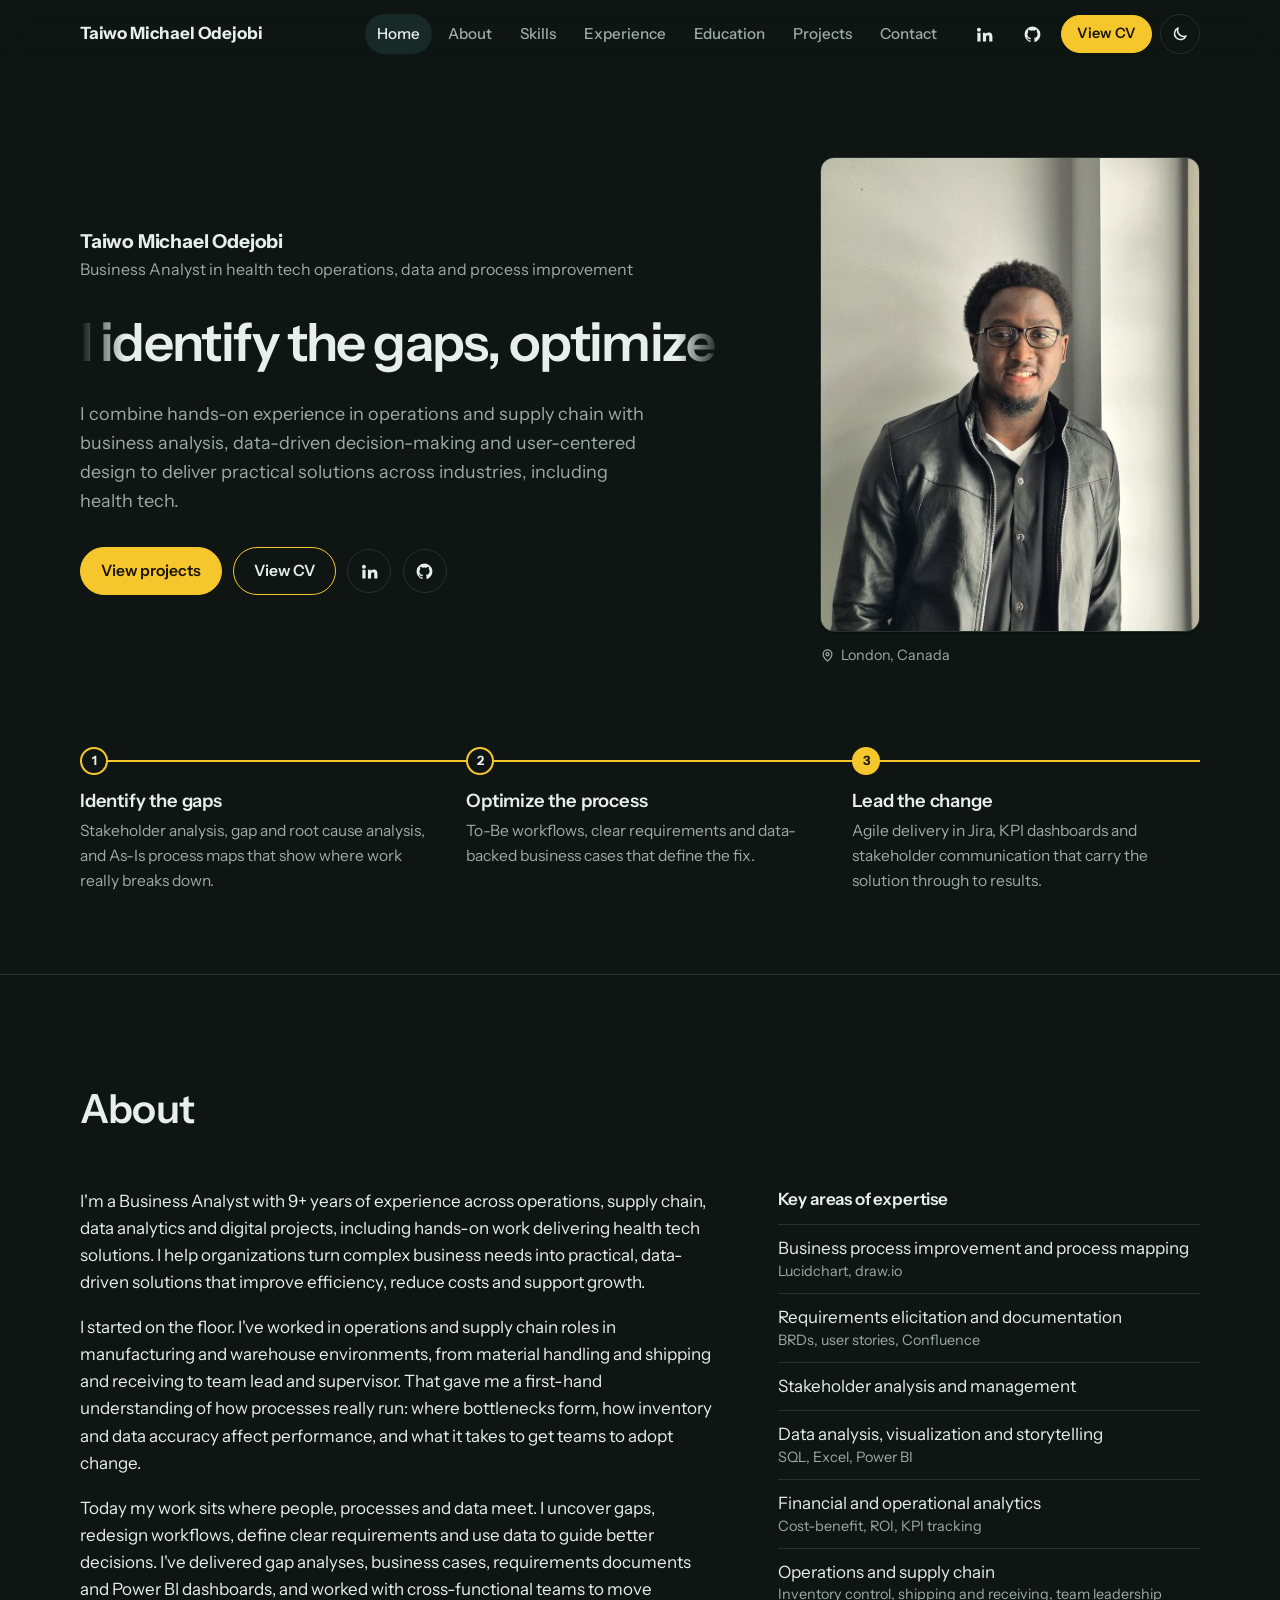
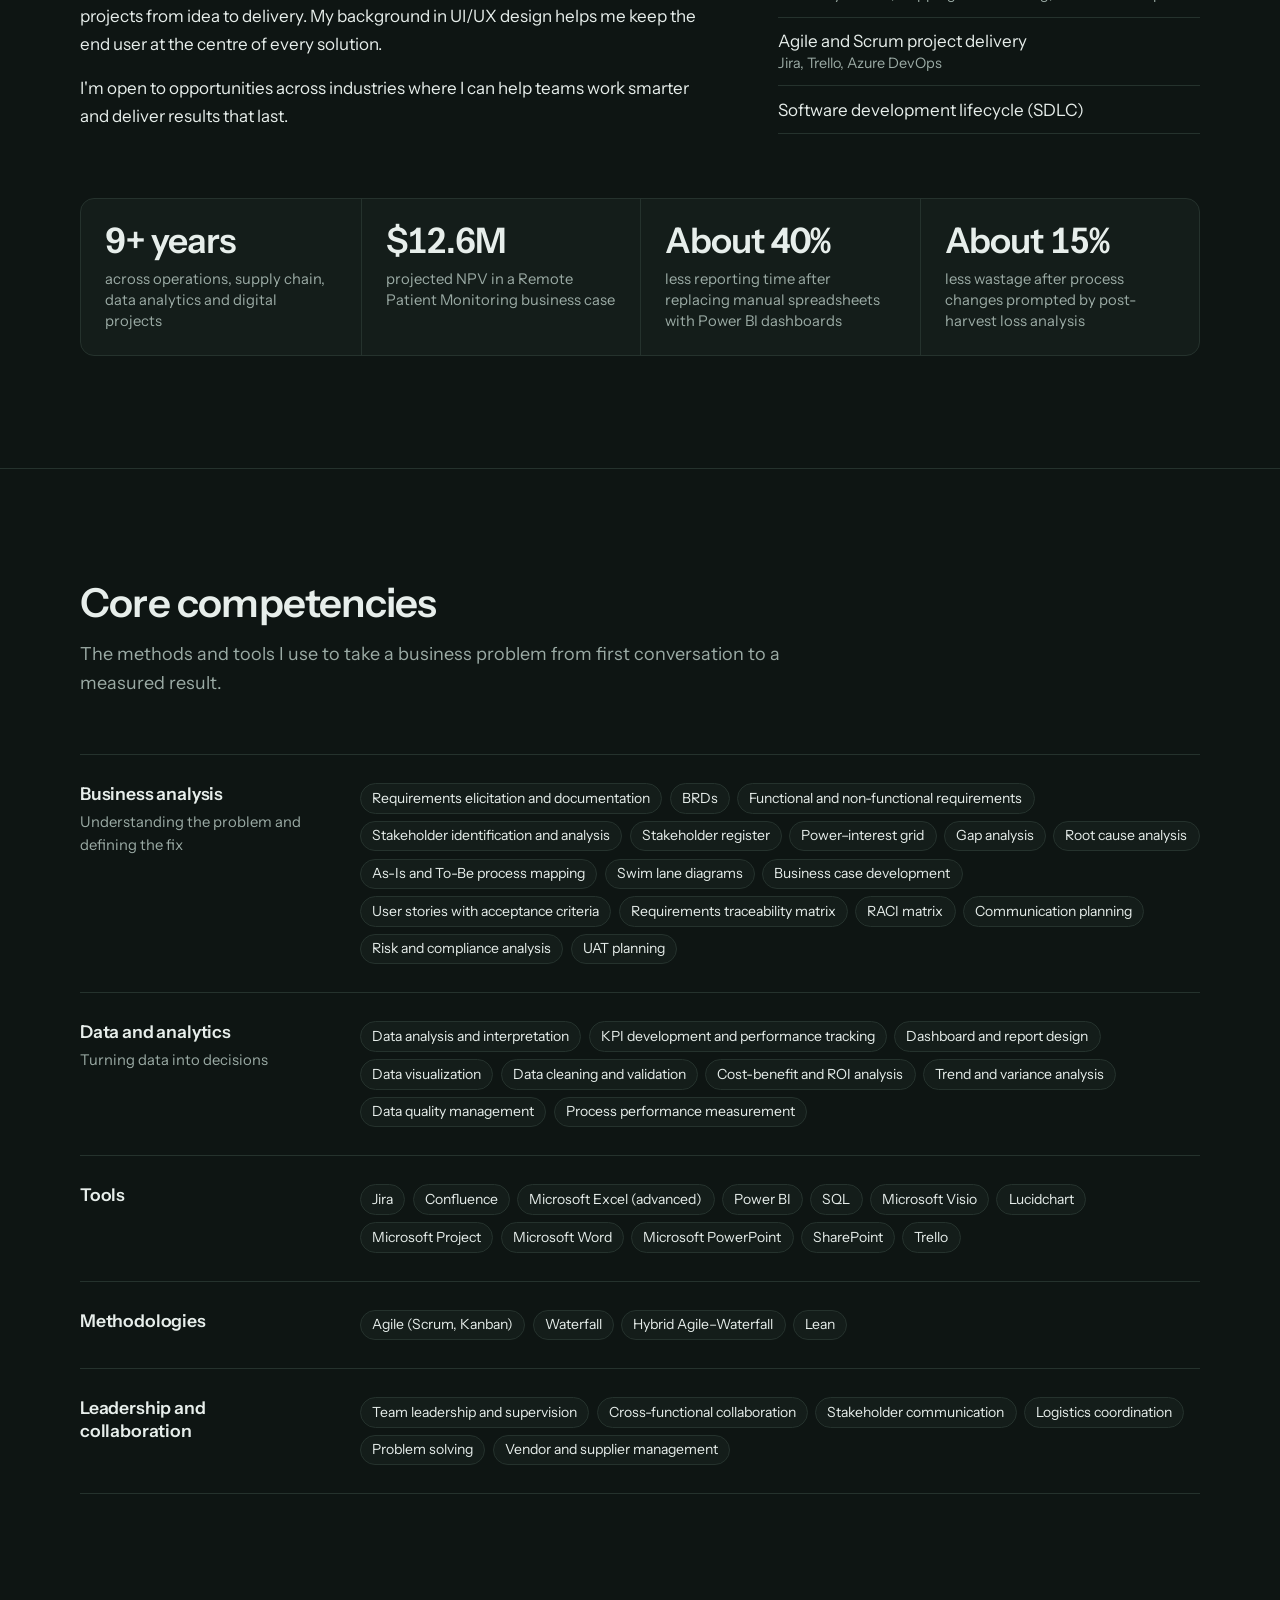
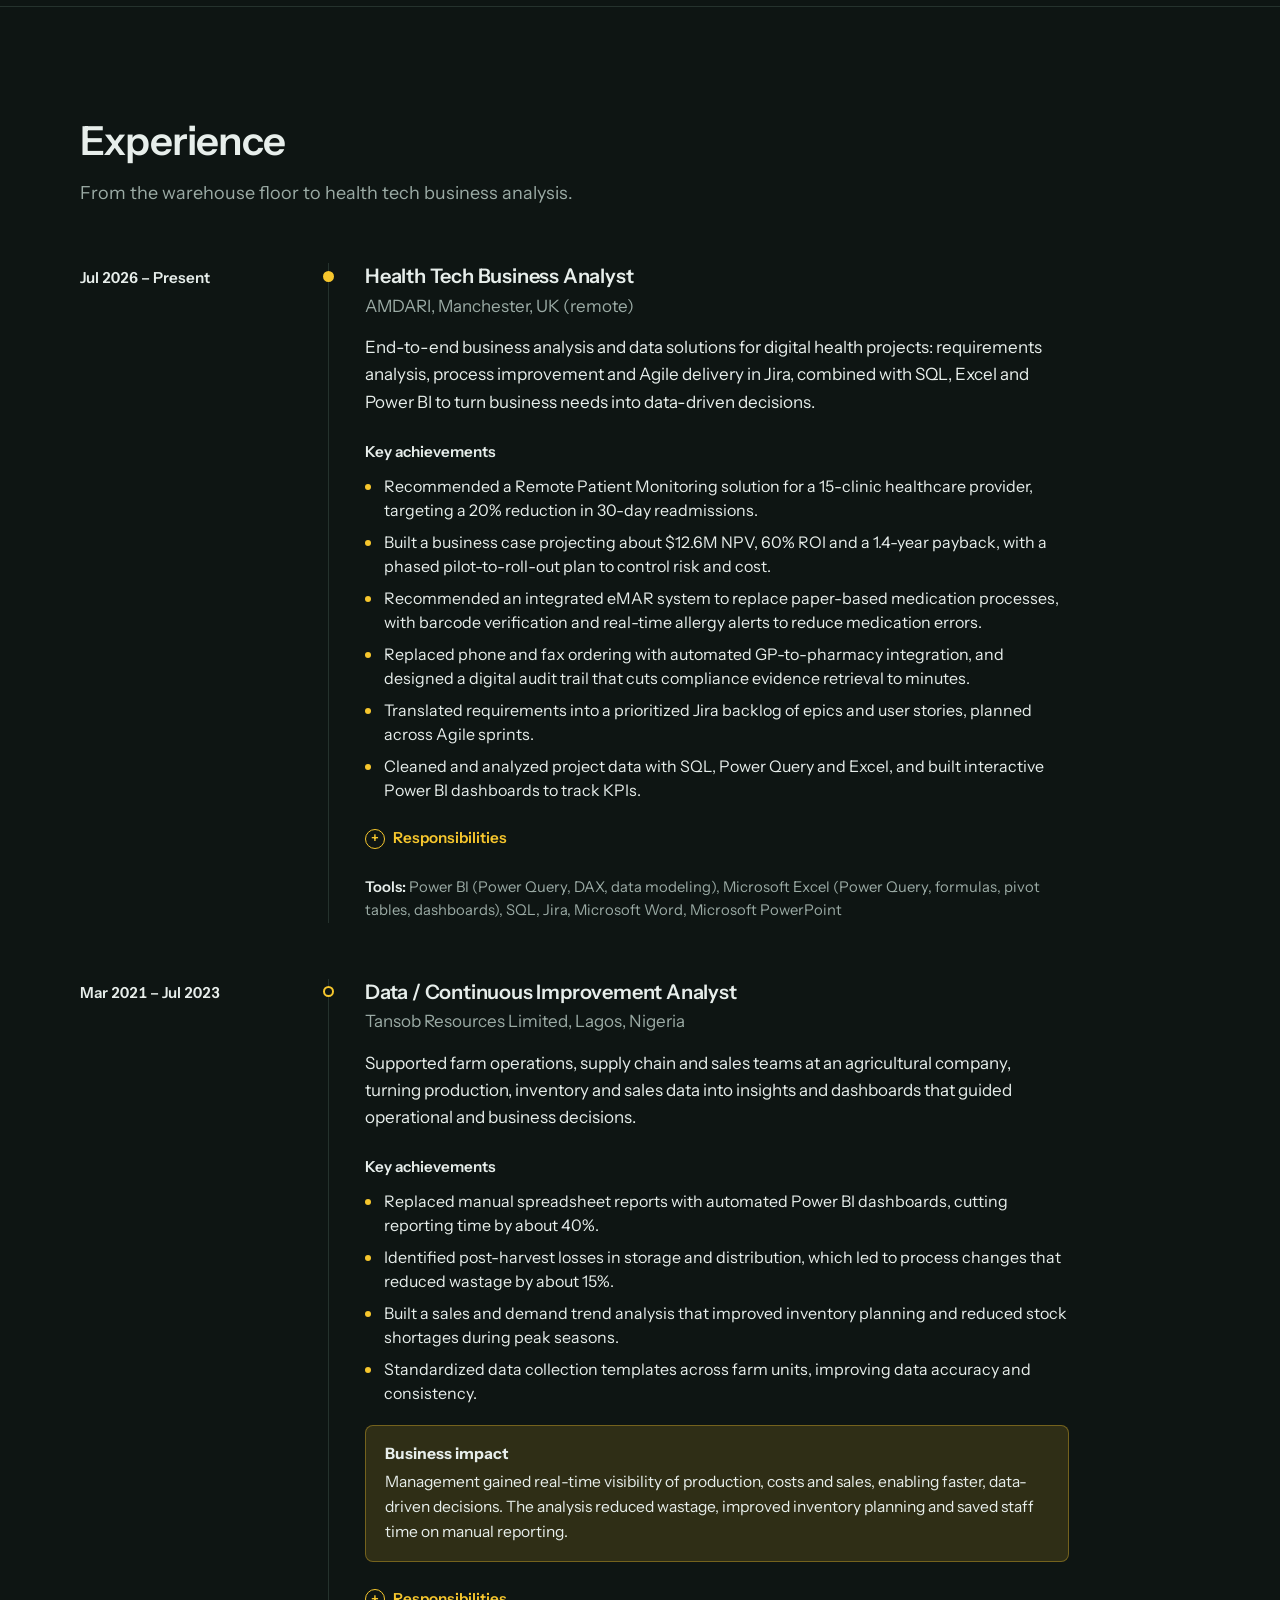
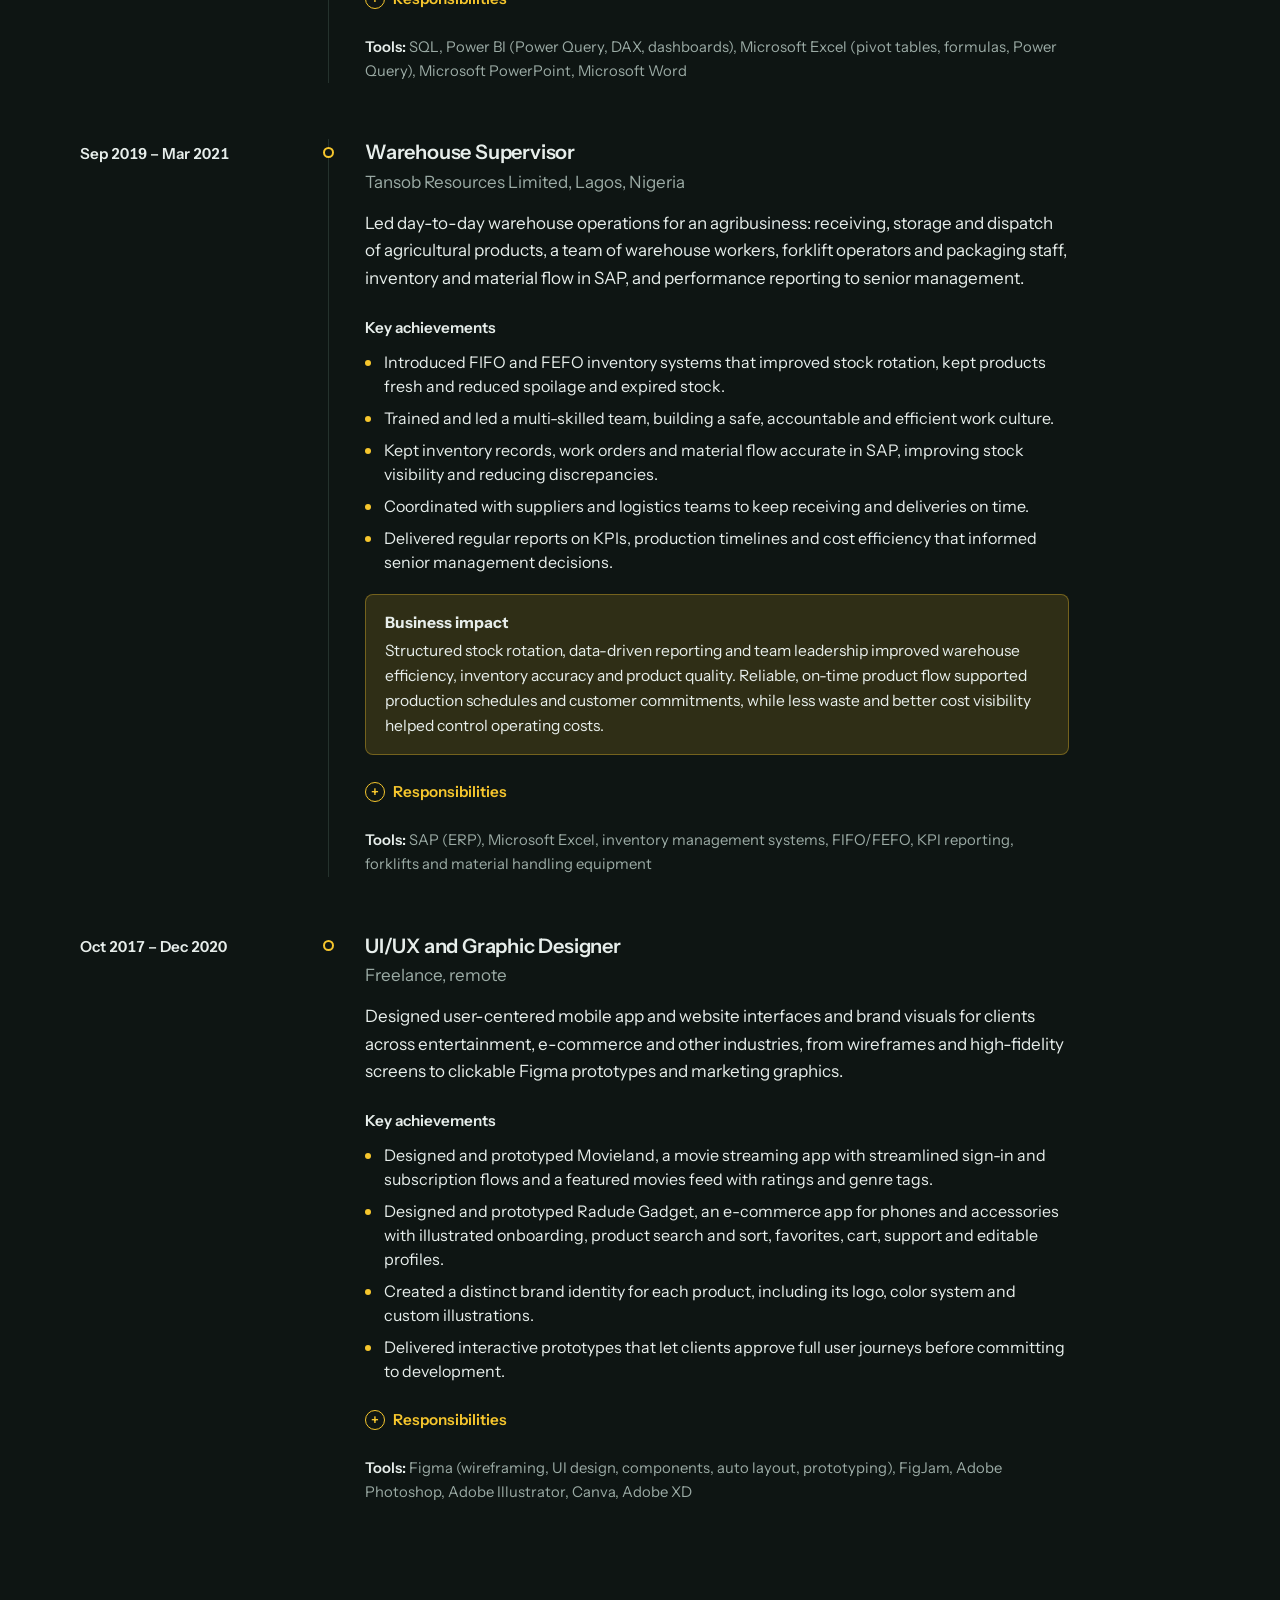
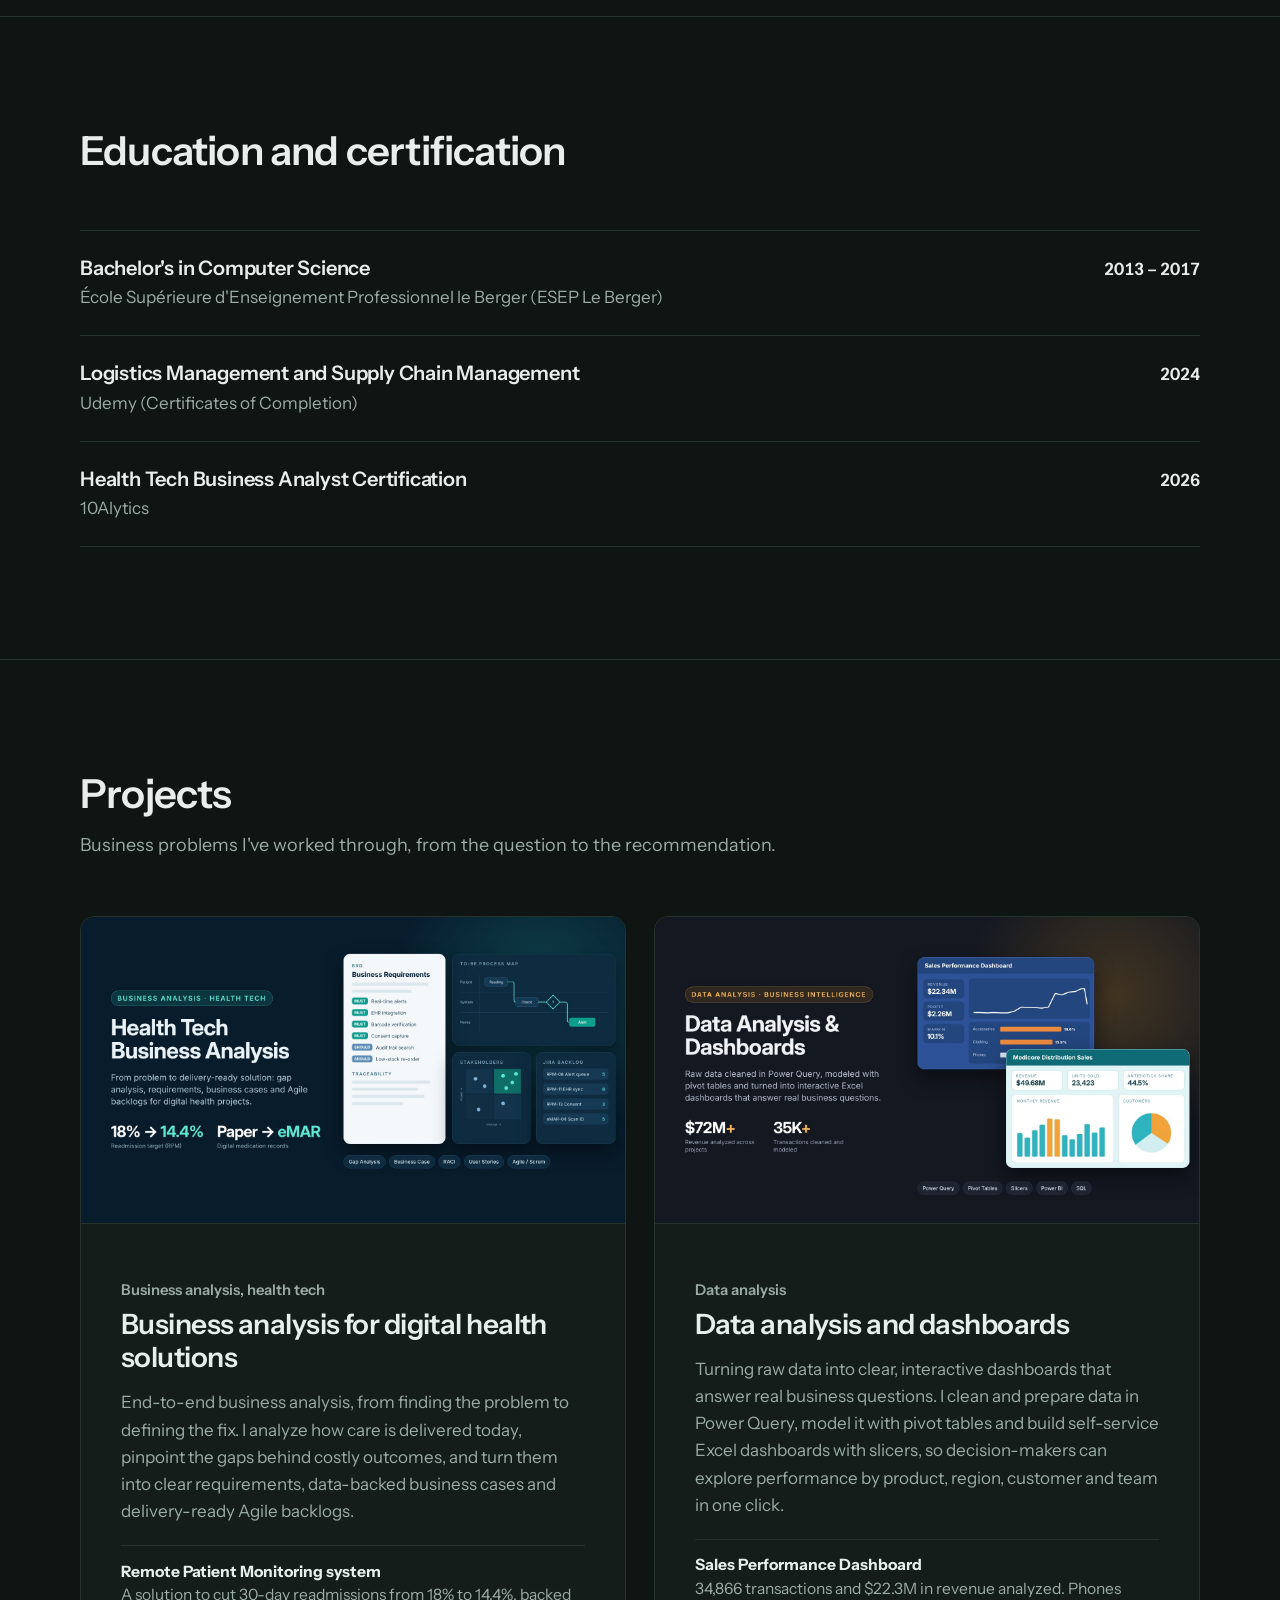
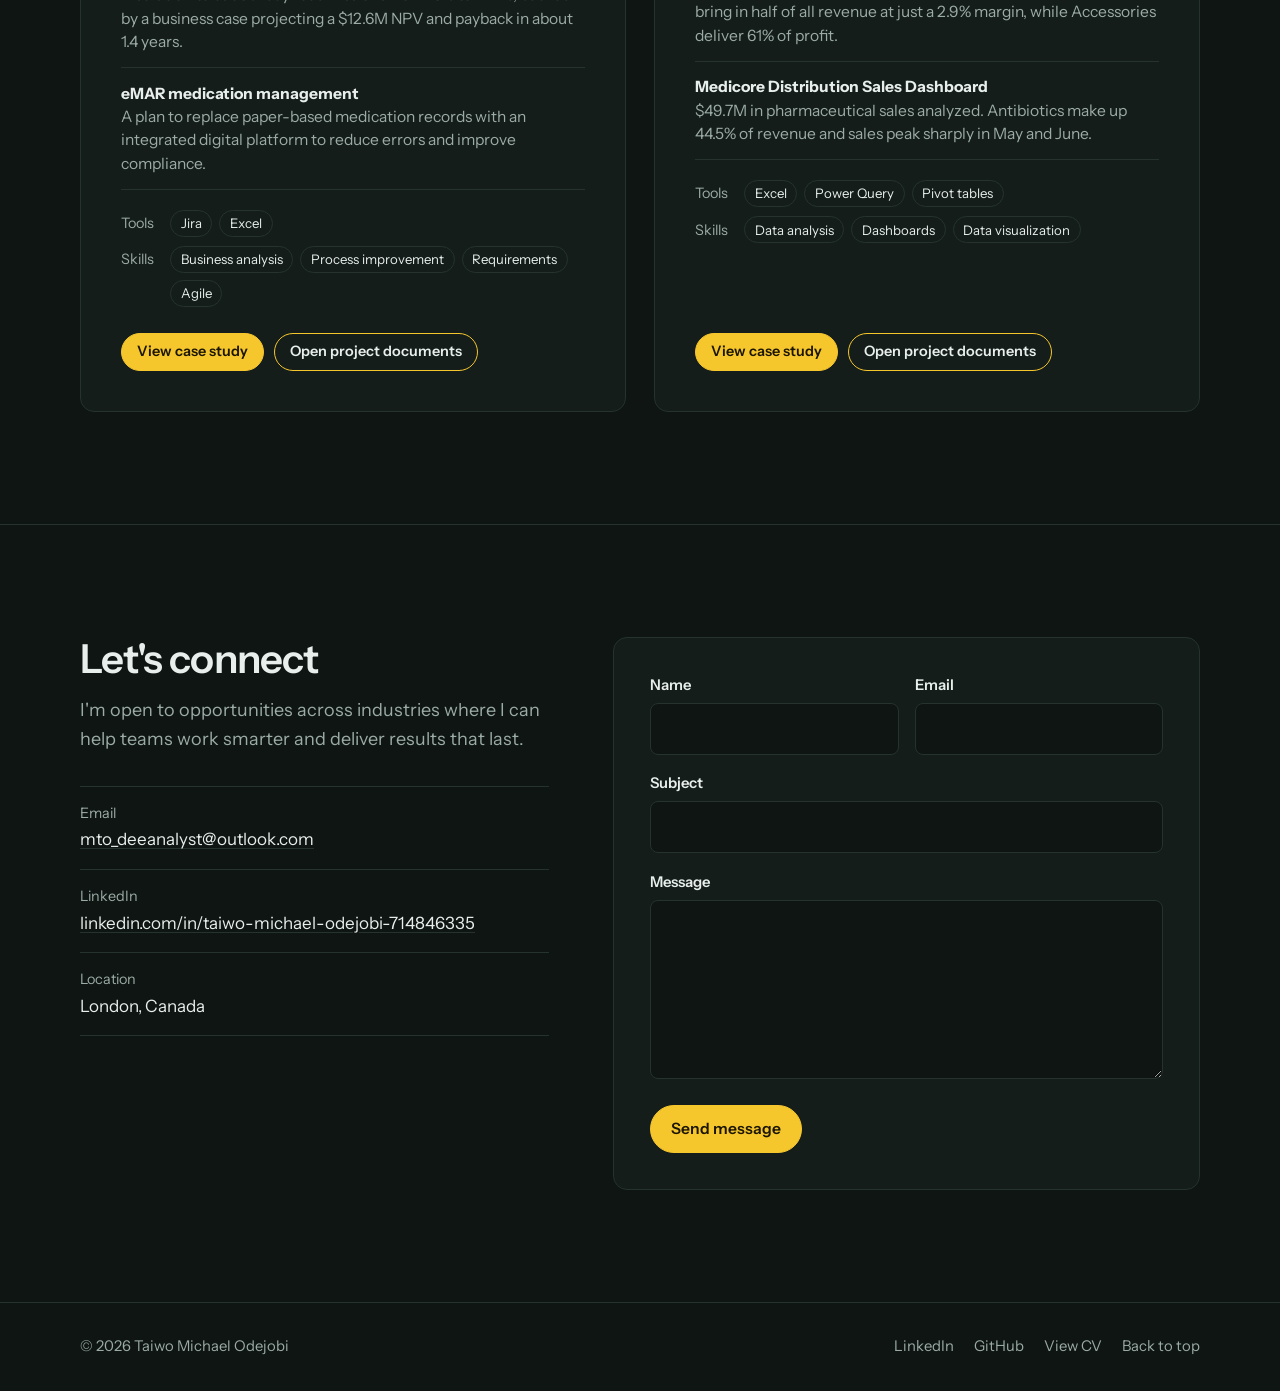
<file: index.html>
<!DOCTYPE html>
<html lang="en">
<head>
  <meta charset="utf-8">
  <meta name="viewport" content="width=device-width, initial-scale=1">

  <!-- ====================================================================
       SEO: edit these lines to change how the site appears in Google
       and when the link is shared on LinkedIn, WhatsApp or X.
       ==================================================================== -->
  <title>Taiwo Michael Odejobi | Business Analyst</title>
  <meta name="description" content="Business Analyst with 9+ years across operations, supply chain, data analytics and digital projects, including health tech. Process improvement, requirements, SQL, Excel, Power BI, Jira.">
  <meta name="author" content="Taiwo Michael Odejobi">
  <meta name="theme-color" content="#0e1513">

  <meta property="og:type" content="website">
  <meta property="og:title" content="Taiwo Michael Odejobi | Business Analyst">
  <meta property="og:description" content="I identify the gaps, optimize the process, and lead the change that drives results.">
  <meta property="og:image" content="assets/images/profile.jpg">
  <!-- After publishing, add your live address here and remove the comment marks:
  <meta property="og:url" content="[YOUR WEBSITE ADDRESS]">
  <link rel="canonical" href="[YOUR WEBSITE ADDRESS]">
  -->
  <meta name="twitter:card" content="summary">
  <meta name="twitter:title" content="Taiwo Michael Odejobi | Business Analyst">
  <meta name="twitter:description" content="I identify the gaps, optimize the process, and lead the change that drives results.">
  <meta name="twitter:image" content="assets/images/profile.jpg">

  <link rel="icon" href="favicon.ico" sizes="any">
  <link rel="icon" href="assets/images/favicon.svg" type="image/svg+xml">
  <link rel="apple-touch-icon" href="assets/images/apple-touch-icon.png">

  <!-- Sets the saved theme before the page paints, so there is no flash. -->
  <script>
    (function () {
      var theme;
      try { theme = localStorage.getItem("theme"); } catch (e) {}
      if (theme !== "light" && theme !== "dark") { theme = "dark"; } // dark is the default
      document.documentElement.setAttribute("data-theme", theme);
      document.documentElement.classList.add("js");
    })();
  </script>

  <!-- Font (see README: "How to change fonts") -->
  <link rel="preconnect" href="https://fonts.googleapis.com">
  <link rel="preconnect" href="https://fonts.gstatic.com" crossorigin>
  <link href="https://fonts.googleapis.com/css2?family=Instrument+Sans:wght@400;500;600;700&display=swap" rel="stylesheet">

  <link rel="stylesheet" href="assets/css/style.css">
</head>

<body>
  <a class="skip-link" href="#main">Skip to content</a>

  <!-- ====================================================================
       HEADER AND NAVIGATION
       ==================================================================== -->
  <header class="site-header">
    <div class="wrap nav">
      <a class="brand" href="#home" data-text="name">Taiwo Michael Odejobi</a>

      <nav id="nav-menu" class="nav-menu" aria-label="Main">
        <ul class="nav-links">
          <li><a href="#home">Home</a></li>
          <li><a href="#about">About</a></li>
          <li><a href="#skills">Skills</a></li>
          <li><a href="#experience">Experience</a></li>
          <li><a href="#education">Education</a></li>
          <li><a href="#projects">Projects</a></li>
          <li><a href="#contact">Contact</a></li>
        </ul>
        <div class="nav-social-mobile">
          <a class="btn btn-small" data-link="resume" data-text="resumeText" href="assets/documents/Taiwo_Resume_Business_Analyst.pdf" target="_blank" rel="noopener">View CV</a>
          <a class="btn btn-quiet btn-small" data-link="linkedin" href="https://www.linkedin.com/in/taiwo-michael-odejobi-714846335" target="_blank" rel="noopener">LinkedIn</a>
          <a class="btn btn-quiet btn-small" data-link="github" href="https://github.com/deeanalyst" target="_blank" rel="noopener">GitHub</a>
        </div>
      </nav>

      <div class="nav-tools">
        <a class="icon-link" data-link="linkedin" href="https://www.linkedin.com/in/taiwo-michael-odejobi-714846335" target="_blank" rel="noopener" aria-label="LinkedIn profile">
          <svg viewBox="0 0 24 24" fill="currentColor" aria-hidden="true"><path d="M4.98 3.5a2.5 2.5 0 1 1 0 5 2.5 2.5 0 0 1 0-5ZM3 9.75h4v11H3v-11Zm6.5 0h3.8v1.6h.05c.53-.95 1.83-1.95 3.75-1.95 4 0 4.9 2.5 4.9 5.9v5.45h-4v-4.8c0-1.3-.03-2.95-1.85-2.95s-2.15 1.4-2.15 2.85v4.9h-4v-11Z"/></svg>
        </a>
        <a class="icon-link" data-link="github" href="https://github.com/deeanalyst" target="_blank" rel="noopener" aria-label="GitHub profile">
          <svg viewBox="0 0 24 24" fill="currentColor" aria-hidden="true"><path d="M12 2a10 10 0 0 0-3.16 19.49c.5.09.68-.22.68-.48v-1.7c-2.78.6-3.37-1.34-3.37-1.34-.46-1.16-1.11-1.47-1.11-1.47-.9-.62.07-.6.07-.6 1 .07 1.53 1.03 1.53 1.03.9 1.52 2.34 1.08 2.91.83.09-.65.35-1.09.63-1.34-2.22-.25-4.56-1.11-4.56-4.94 0-1.09.39-1.98 1.03-2.68-.1-.25-.45-1.27.1-2.65 0 0 .84-.27 2.75 1.02a9.6 9.6 0 0 1 5 0c1.91-1.29 2.75-1.02 2.75-1.02.55 1.38.2 2.4.1 2.65.64.7 1.03 1.59 1.03 2.68 0 3.84-2.34 4.68-4.57 4.93.36.31.68.92.68 1.85V21c0 .27.18.58.69.48A10 10 0 0 0 12 2Z"/></svg>
        </a>
        <a class="btn btn-small" data-link="resume" data-text="resumeText" href="assets/documents/Taiwo_Resume_Business_Analyst.pdf" target="_blank" rel="noopener">View CV</a>
        <button class="icon-button theme-toggle" type="button" aria-label="Switch to dark theme">
          <svg class="icon-sun" viewBox="0 0 24 24" fill="none" stroke="currentColor" stroke-width="2" stroke-linecap="round" aria-hidden="true"><circle cx="12" cy="12" r="4"/><path d="M12 2v2M12 20v2M4.9 4.9l1.4 1.4M17.7 17.7l1.4 1.4M2 12h2M20 12h2M4.9 19.1l1.4-1.4M17.7 6.3l1.4-1.4"/></svg>
          <svg class="icon-moon" viewBox="0 0 24 24" fill="none" stroke="currentColor" stroke-width="2" stroke-linecap="round" stroke-linejoin="round" aria-hidden="true"><path d="M20 14.5A8 8 0 0 1 9.5 4a8 8 0 1 0 10.5 10.5Z"/></svg>
        </button>
        <button class="icon-button menu-toggle" type="button" aria-label="Open menu" aria-expanded="false" aria-controls="nav-menu">
          <svg class="icon-open" viewBox="0 0 24 24" fill="none" stroke="currentColor" stroke-width="2" stroke-linecap="round" aria-hidden="true"><path d="M4 7h16M4 12h16M4 17h16"/></svg>
          <svg class="icon-close" viewBox="0 0 24 24" fill="none" stroke="currentColor" stroke-width="2" stroke-linecap="round" aria-hidden="true"><path d="M6 6l12 12M18 6 6 18"/></svg>
        </button>
      </div>
    </div>
  </header>

  <main id="main">

    <!-- ==================================================================
         HERO
         ================================================================== -->
    <section id="home" class="hero">
      <div class="wrap">
        <div class="hero-grid">
          <div>
            <h1 class="hero-name">Taiwo Michael Odejobi</h1>
            <p class="hero-title">Business Analyst in health tech operations, data and process improvement</p>

            <!-- Tagline marquee: the text appears twice so the loop is seamless. Change both copies. -->
            <p class="hero-statement marquee">
              <span class="marquee-track">
                <span>I identify the gaps, optimize the process, and lead the change that drives results.</span>
                <span aria-hidden="true">I identify the gaps, optimize the process, and lead the change that drives results.</span>
              </span>
            </p>

            <p class="hero-bio">I combine hands-on experience in operations and supply chain with business analysis, data-driven decision-making and user-centered design to deliver practical solutions across industries, including health tech.</p>

            <div class="hero-actions">
              <a class="btn" href="#projects">View projects</a>
              <a class="btn btn-quiet" data-link="resume" data-text="resumeText" href="assets/documents/Taiwo_Resume_Business_Analyst.pdf" target="_blank" rel="noopener">View CV</a>
              <a class="icon-link" data-link="linkedin" href="https://www.linkedin.com/in/taiwo-michael-odejobi-714846335" target="_blank" rel="noopener" aria-label="LinkedIn profile">
                <svg viewBox="0 0 24 24" fill="currentColor" aria-hidden="true"><path d="M4.98 3.5a2.5 2.5 0 1 1 0 5 2.5 2.5 0 0 1 0-5ZM3 9.75h4v11H3v-11Zm6.5 0h3.8v1.6h.05c.53-.95 1.83-1.95 3.75-1.95 4 0 4.9 2.5 4.9 5.9v5.45h-4v-4.8c0-1.3-.03-2.95-1.85-2.95s-2.15 1.4-2.15 2.85v4.9h-4v-11Z"/></svg>
              </a>
              <a class="icon-link" data-link="github" href="https://github.com/deeanalyst" target="_blank" rel="noopener" aria-label="GitHub profile">
                <svg viewBox="0 0 24 24" fill="currentColor" aria-hidden="true"><path d="M12 2a10 10 0 0 0-3.16 19.49c.5.09.68-.22.68-.48v-1.7c-2.78.6-3.37-1.34-3.37-1.34-.46-1.16-1.11-1.47-1.11-1.47-.9-.62.07-.6.07-.6 1 .07 1.53 1.03 1.53 1.03.9 1.52 2.34 1.08 2.91.83.09-.65.35-1.09.63-1.34-2.22-.25-4.56-1.11-4.56-4.94 0-1.09.39-1.98 1.03-2.68-.1-.25-.45-1.27.1-2.65 0 0 .84-.27 2.75 1.02a9.6 9.6 0 0 1 5 0c1.91-1.29 2.75-1.02 2.75-1.02.55 1.38.2 2.4.1 2.65.64.7 1.03 1.59 1.03 2.68 0 3.84-2.34 4.68-4.57 4.93.36.31.68.92.68 1.85V21c0 .27.18.58.69.48A10 10 0 0 0 12 2Z"/></svg>
              </a>
            </div>
          </div>

          <!-- Profile photo: replace assets/images/profile.jpg to change it -->
          <figure class="hero-photo">
            <img src="assets/images/profile.jpg" alt="Portrait of Taiwo Michael Odejobi" width="840" height="1120" fetchpriority="high">
            <figcaption>
              <svg viewBox="0 0 24 24" fill="none" stroke="currentColor" stroke-width="2" stroke-linecap="round" stroke-linejoin="round" aria-hidden="true"><path d="M12 21s7-6.1 7-11a7 7 0 1 0-14 0c0 4.9 7 11 7 11Z"/><circle cx="12" cy="10" r="2.5"/></svg>
              <span data-text="location">London, Canada</span>
            </figcaption>
          </figure>
        </div>

        <!-- How I work, as a three-step flow -->
        <ol class="flow" aria-label="How I work">
          <li>
            <h2>Identify the gaps</h2>
            <p>Stakeholder analysis, gap and root cause analysis, and As-Is process maps that show where work really breaks down.</p>
          </li>
          <li>
            <h2>Optimize the process</h2>
            <p>To-Be workflows, clear requirements and data-backed business cases that define the fix.</p>
          </li>
          <li>
            <h2>Lead the change</h2>
            <p>Agile delivery in Jira, KPI dashboards and stakeholder communication that carry the solution through to results.</p>
          </li>
        </ol>
      </div>
    </section>

    <!-- ==================================================================
         ABOUT
         ================================================================== -->
    <section id="about" class="section">
      <div class="wrap reveal">
        <div class="section-head">
          <h2>About</h2>
        </div>

        <div class="about-grid">
          <div class="about-text">
            <p>I'm a Business Analyst with 9+ years of experience across operations, supply chain, data analytics and digital projects, including hands-on work delivering health tech solutions. I help organizations turn complex business needs into practical, data-driven solutions that improve efficiency, reduce costs and support growth.</p>
            <p>I started on the floor. I've worked in operations and supply chain roles in manufacturing and warehouse environments, from material handling and shipping and receiving to team lead and supervisor. That gave me a first-hand understanding of how processes really run: where bottlenecks form, how inventory and data accuracy affect performance, and what it takes to get teams to adopt change.</p>
            <p>Today my work sits where people, processes and data meet. I uncover gaps, redesign workflows, define clear requirements and use data to guide better decisions. I've delivered gap analyses, business cases, requirements documents and Power BI dashboards, and worked with cross-functional teams to move projects from idea to delivery. My background in UI/UX design helps me keep the end user at the centre of every solution.</p>
            <p>I'm open to opportunities across industries where I can help teams work smarter and deliver results that last.</p>
          </div>

          <div class="expertise">
            <h3>Key areas of expertise</h3>
            <ul>
              <li>Business process improvement and process mapping <span>Lucidchart, draw.io</span></li>
              <li>Requirements elicitation and documentation <span>BRDs, user stories, Confluence</span></li>
              <li>Stakeholder analysis and management</li>
              <li>Data analysis, visualization and storytelling <span>SQL, Excel, Power BI</span></li>
              <li>Financial and operational analytics <span>Cost-benefit, ROI, KPI tracking</span></li>
              <li>Operations and supply chain <span>Inventory control, shipping and receiving, team leadership</span></li>
              <li>Agile and Scrum project delivery <span>Jira, Trello, Azure DevOps</span></li>
              <li>Software development lifecycle (SDLC)</li>
            </ul>
          </div>
        </div>

        <!-- Headline figures. Each one comes from the experience and projects below. -->
        <dl class="facts">
          <div>
            <dt>9+ years</dt>
            <dd>across operations, supply chain, data analytics and digital projects</dd>
          </div>
          <div>
            <dt>$12.6M</dt>
            <dd>projected NPV in a Remote Patient Monitoring business case</dd>
          </div>
          <div>
            <dt>About 40%</dt>
            <dd>less reporting time after replacing manual spreadsheets with Power BI dashboards</dd>
          </div>
          <div>
            <dt>About 15%</dt>
            <dd>less wastage after process changes prompted by post-harvest loss analysis</dd>
          </div>
        </dl>
      </div>
    </section>

    <!-- ==================================================================
         CORE COMPETENCIES
         To add a skill: copy one <li>…</li> line and change the text.
         ================================================================== -->
    <section id="skills" class="section">
      <div class="wrap reveal">
        <div class="section-head">
          <h2>Core competencies</h2>
          <p>The methods and tools I use to take a business problem from first conversation to a measured result.</p>
        </div>

        <div class="skills">
          <div class="skill-row">
            <div>
              <h3>Business analysis</h3>
              <p class="skill-note">Understanding the problem and defining the fix</p>
            </div>
            <ul class="tags">
              <li>Requirements elicitation and documentation</li>
              <li>BRDs</li>
              <li>Functional and non-functional requirements</li>
              <li>Stakeholder identification and analysis</li>
              <li>Stakeholder register</li>
              <li>Power–interest grid</li>
              <li>Gap analysis</li>
              <li>Root cause analysis</li>
              <li>As-Is and To-Be process mapping</li>
              <li>Swim lane diagrams</li>
              <li>Business case development</li>
              <li>User stories with acceptance criteria</li>
              <li>Requirements traceability matrix</li>
              <li>RACI matrix</li>
              <li>Communication planning</li>
              <li>Risk and compliance analysis</li>
              <li>UAT planning</li>
            </ul>
          </div>

          <div class="skill-row">
            <div>
              <h3>Data and analytics</h3>
              <p class="skill-note">Turning data into decisions</p>
            </div>
            <ul class="tags">
              <li>Data analysis and interpretation</li>
              <li>KPI development and performance tracking</li>
              <li>Dashboard and report design</li>
              <li>Data visualization</li>
              <li>Data cleaning and validation</li>
              <li>Cost-benefit and ROI analysis</li>
              <li>Trend and variance analysis</li>
              <li>Data quality management</li>
              <li>Process performance measurement</li>
            </ul>
          </div>

          <div class="skill-row">
            <div>
              <h3>Tools</h3>
            </div>
            <ul class="tags">
              <li>Jira</li>
              <li>Confluence</li>
              <li>Microsoft Excel (advanced)</li>
              <li>Power BI</li>
              <li>SQL</li>
              <li>Microsoft Visio</li>
              <li>Lucidchart</li>
              <li>Microsoft Project</li>
              <li>Microsoft Word</li>
              <li>Microsoft PowerPoint</li>
              <li>SharePoint</li>
              <li>Trello</li>
            </ul>
          </div>

          <div class="skill-row">
            <div>
              <h3>Methodologies</h3>
            </div>
            <ul class="tags">
              <li>Agile (Scrum, Kanban)</li>
              <li>Waterfall</li>
              <li>Hybrid Agile–Waterfall</li>
              <li>Lean</li>
            </ul>
          </div>

          <div class="skill-row">
            <div>
              <h3>Leadership and collaboration</h3>
            </div>
            <ul class="tags">
              <li>Team leadership and supervision</li>
              <li>Cross-functional collaboration</li>
              <li>Stakeholder communication</li>
              <li>Logistics coordination</li>
              <li>Problem solving</li>
              <li>Vendor and supplier management</li>
            </ul>
          </div>
        </div>
      </div>
    </section>

    <!-- ==================================================================
         EXPERIENCE
         To add a role: copy one whole <li class="tl-item">…</li> block,
         paste it where it belongs (newest first) and change the text.
         ================================================================== -->
    <section id="experience" class="section">
      <div class="wrap">
        <div class="section-head reveal">
          <h2>Experience</h2>
          <p>From the warehouse floor to health tech business analysis.</p>
        </div>

        <ol class="timeline">

          <!-- ROLE 1 -->
          <li class="tl-item is-current reveal">
            <p class="tl-when"><strong>Jul 2026 – Present</strong></p>
            <div class="tl-body">
              <h3>Health Tech Business Analyst</h3>
              <p class="tl-org">AMDARI, Manchester, UK (remote)</p>
              <p class="tl-summary">End-to-end business analysis and data solutions for digital health projects: requirements analysis, process improvement and Agile delivery in Jira, combined with SQL, Excel and Power BI to turn business needs into data-driven decisions.</p>

              <h4>Key achievements</h4>
              <ul class="tl-list">
                <li>Recommended a Remote Patient Monitoring solution for a 15-clinic healthcare provider, targeting a 20% reduction in 30-day readmissions.</li>
                <li>Built a business case projecting about $12.6M NPV, 60% ROI and a 1.4-year payback, with a phased pilot-to-roll-out plan to control risk and cost.</li>
                <li>Recommended an integrated eMAR system to replace paper-based medication processes, with barcode verification and real-time allergy alerts to reduce medication errors.</li>
                <li>Replaced phone and fax ordering with automated GP-to-pharmacy integration, and designed a digital audit trail that cuts compliance evidence retrieval to minutes.</li>
                <li>Translated requirements into a prioritized Jira backlog of epics and user stories, planned across Agile sprints.</li>
                <li>Cleaned and analyzed project data with SQL, Power Query and Excel, and built interactive Power BI dashboards to track KPIs.</li>
              </ul>

              <details>
                <summary>Responsibilities</summary>
                <ul class="tl-list">
                  <li>Elicited and documented business requirements, user stories and acceptance criteria in Business Requirements Documents.</li>
                  <li>Conducted gap and root cause analysis, and mapped As-Is and To-Be processes to redesign manual workflows.</li>
                  <li>Analyzed stakeholders and developed RACI matrices and communication plans to drive engagement and accountability.</li>
                  <li>Built and prioritized product backlogs, epics and sprints in Jira to support Agile delivery.</li>
                  <li>Wrote SQL queries to extract, filter, join and aggregate data from multiple tables for analysis and reporting.</li>
                  <li>Used SQL to validate data accuracy and investigate data issues in support of requirements and process analysis.</li>
                  <li>Cleaned, transformed and prepared data using Power Query in Excel and Power BI.</li>
                  <li>Analyzed data in Excel using formulas, pivot tables and conditional formatting to identify trends and insights.</li>
                  <li>Built data models and DAX measures in Power BI, connecting SQL-prepared data to calculate and track KPIs.</li>
                  <li>Designed interactive Power BI and Excel dashboards with filters, slicers and drilldowns for stakeholders.</li>
                  <li>Tracked KPIs to measure performance and project success.</li>
                  <li>Presented findings and recommendations to stakeholders using Power BI dashboards and PowerPoint.</li>
                </ul>
              </details>

              <p class="tl-tools"><strong>Tools:</strong> Power BI (Power Query, DAX, data modeling), Microsoft Excel (Power Query, formulas, pivot tables, dashboards), SQL, Jira, Microsoft Word, Microsoft PowerPoint</p>
            </div>
          </li>

          <!-- ROLE 2 -->
          <li class="tl-item reveal">
            <p class="tl-when"><strong>Mar 2021 – Jul 2023</strong></p>
            <div class="tl-body">
              <h3>Data / Continuous Improvement Analyst</h3>
              <p class="tl-org">Tansob Resources Limited, Lagos, Nigeria</p>
              <p class="tl-summary">Supported farm operations, supply chain and sales teams at an agricultural company, turning production, inventory and sales data into insights and dashboards that guided operational and business decisions.</p>

              <h4>Key achievements</h4>
              <ul class="tl-list">
                <li>Replaced manual spreadsheet reports with automated Power BI dashboards, cutting reporting time by about 40%.</li>
                <li>Identified post-harvest losses in storage and distribution, which led to process changes that reduced wastage by about 15%.</li>
                <li>Built a sales and demand trend analysis that improved inventory planning and reduced stock shortages during peak seasons.</li>
                <li>Standardized data collection templates across farm units, improving data accuracy and consistency.</li>
              </ul>

              <p class="tl-impact"><strong>Business impact</strong> Management gained real-time visibility of production, costs and sales, enabling faster, data-driven decisions. The analysis reduced wastage, improved inventory planning and saved staff time on manual reporting.</p>

              <details>
                <summary>Responsibilities</summary>
                <ul class="tl-list">
                  <li>Extracted and queried production, inventory and sales data with SQL for analysis and reporting.</li>
                  <li>Cleaned and transformed raw data from farm records and spreadsheets using Power Query and Excel.</li>
                  <li>Built interactive Power BI dashboards to track KPIs such as crop yield, input costs, inventory levels and sales performance.</li>
                  <li>Analyzed trends in yield, wastage and seasonal demand to support planning and forecasting.</li>
                  <li>Produced weekly and monthly reports and presented findings to management.</li>
                </ul>
              </details>

              <p class="tl-tools"><strong>Tools:</strong> SQL, Power BI (Power Query, DAX, dashboards), Microsoft Excel (pivot tables, formulas, Power Query), Microsoft PowerPoint, Microsoft Word</p>
            </div>
          </li>

          <!-- ROLE 3 -->
          <li class="tl-item reveal">
            <p class="tl-when"><strong>Sep 2019 – Mar 2021</strong></p>
            <div class="tl-body">
              <h3>Warehouse Supervisor</h3>
              <p class="tl-org">Tansob Resources Limited, Lagos, Nigeria</p>
              <p class="tl-summary">Led day-to-day warehouse operations for an agribusiness: receiving, storage and dispatch of agricultural products, a team of warehouse workers, forklift operators and packaging staff, inventory and material flow in SAP, and performance reporting to senior management.</p>

              <h4>Key achievements</h4>
              <ul class="tl-list">
                <li>Introduced FIFO and FEFO inventory systems that improved stock rotation, kept products fresh and reduced spoilage and expired stock.</li>
                <li>Trained and led a multi-skilled team, building a safe, accountable and efficient work culture.</li>
                <li>Kept inventory records, work orders and material flow accurate in SAP, improving stock visibility and reducing discrepancies.</li>
                <li>Coordinated with suppliers and logistics teams to keep receiving and deliveries on time.</li>
                <li>Delivered regular reports on KPIs, production timelines and cost efficiency that informed senior management decisions.</li>
              </ul>

              <p class="tl-impact"><strong>Business impact</strong> Structured stock rotation, data-driven reporting and team leadership improved warehouse efficiency, inventory accuracy and product quality. Reliable, on-time product flow supported production schedules and customer commitments, while less waste and better cost visibility helped control operating costs.</p>

              <details>
                <summary>Responsibilities</summary>
                <ul class="tl-list">
                  <li>Supervised safe, efficient receiving of raw materials, storage and dispatch of agricultural products.</li>
                  <li>Implemented FIFO (first in, first out) and FEFO (first expired, first out) inventory systems.</li>
                  <li>Coordinated with farmers, suppliers and logistics teams to ensure smooth distribution.</li>
                  <li>Monitored warehouse temperature and humidity to preserve perishable produce.</li>
                  <li>Conducted quality control checks to prevent contamination and meet agricultural safety standards.</li>
                  <li>Maintained inventory tracking and ensured timely procurement of raw materials to support production.</li>
                  <li>Assisted in stock organization, loading and unloading of agro-products.</li>
                  <li>Supervised packaging and labeling of farm produce for export and local distribution.</li>
                </ul>
              </details>

              <p class="tl-tools"><strong>Tools:</strong> SAP (ERP), Microsoft Excel, inventory management systems, FIFO/FEFO, KPI reporting, forklifts and material handling equipment</p>
            </div>
          </li>

          <!-- ROLE 4 -->
          <li class="tl-item reveal">
            <p class="tl-when"><strong>Oct 2017 – Dec 2020</strong></p>
            <div class="tl-body">
              <h3>UI/UX and Graphic Designer</h3>
              <p class="tl-org">Freelance, remote</p>
              <p class="tl-summary">Designed user-centered mobile app and website interfaces and brand visuals for clients across entertainment, e-commerce and other industries, from wireframes and high-fidelity screens to clickable Figma prototypes and marketing graphics.</p>

              <h4>Key achievements</h4>
              <ul class="tl-list">
                <li>Designed and prototyped Movieland, a movie streaming app with streamlined sign-in and subscription flows and a featured movies feed with ratings and genre tags.</li>
                <li>Designed and prototyped Radude Gadget, an e-commerce app for phones and accessories with illustrated onboarding, product search and sort, favorites, cart, support and editable profiles.</li>
                <li>Created a distinct brand identity for each product, including its logo, color system and custom illustrations.</li>
                <li>Delivered interactive prototypes that let clients approve full user journeys before committing to development.</li>
              </ul>

              <details>
                <summary>Responsibilities</summary>
                <ul class="tl-list">
                  <li>Translated client goals and user needs into user flows, wireframes and high-fidelity mobile and web interfaces in Figma.</li>
                  <li>Designed end-to-end app journeys, including onboarding, authentication, search, product listings, cart, notifications and profile management.</li>
                  <li>Built clickable Figma prototypes to validate designs with clients before development.</li>
                  <li>Created reusable components, color palettes and typography styles to keep designs consistent and developer handoff efficient.</li>
                  <li>Designed logos, social media graphics, flyers and banners aligned with each client's brand identity.</li>
                </ul>
              </details>

              <p class="tl-tools"><strong>Tools:</strong> Figma (wireframing, UI design, components, auto layout, prototyping), FigJam, Adobe Photoshop, Adobe Illustrator, Canva, Adobe XD</p>
            </div>
          </li>

        </ol>
      </div>
    </section>

    <!-- ==================================================================
         EDUCATION AND CERTIFICATION
         To add an entry: copy one whole <li>…</li> block and change the text.
         ================================================================== -->
    <section id="education" class="section">
      <div class="wrap reveal">
        <div class="section-head">
          <h2>Education and certification</h2>
        </div>

        <ul class="edu-list">
          <li>
            <div>
              <h3>Bachelor's in Computer Science</h3>
              <p>École Supérieure d'Enseignement Professionnel le Berger (ESEP Le Berger)</p>
            </div>
            <p class="edu-year">2013 – 2017</p>
          </li>
          <li>
            <div>
              <h3>Logistics Management and Supply Chain Management</h3>
              <p>Udemy (Certificates of Completion)</p>
            </div>
            <p class="edu-year">2024</p>
          </li>
          <li>
            <div>
              <h3>Health Tech Business Analyst Certification</h3>
              <p>10Alytics</p>
            </div>
            <p class="edu-year">2026</p>
          </li>
        </ul>
      </div>
    </section>

    <!-- ==================================================================
         PROJECTS
         To add a project: copy one whole <article class="project">…</article>
         block and change the text, image and links. See README.
         ================================================================== -->
    <section id="projects" class="section">
      <div class="wrap">
        <div class="section-head reveal">
          <h2>Projects</h2>
          <p>Business problems I've worked through, from the question to the recommendation.</p>
        </div>

        <div class="project-grid">

        <!-- PROJECT 1 -->
        <article class="project reveal">
          <a class="project-media" href="projects/health-tech-business-analysis.html" tabindex="-1" aria-hidden="true">
            <!-- Thumbnail: assets/images/project-01.jpg (1600 x 900) -->
            <img src="assets/images/project-01.jpg" alt="" width="1600" height="900" loading="lazy">
          </a>
          <div class="project-body">
            <p class="project-category">Business analysis, health tech</p>
            <h3>Business analysis for digital health solutions</h3>
            <p>End-to-end business analysis, from finding the problem to defining the fix. I analyze how care is delivered today, pinpoint the gaps behind costly outcomes, and turn them into clear requirements, data-backed business cases and delivery-ready Agile backlogs.</p>

            <ul class="project-highlights">
              <li><strong>Remote Patient Monitoring system</strong> <span>A solution to cut 30-day readmissions from 18% to 14.4%, backed by a business case projecting a $12.6M NPV and payback in about 1.4 years.</span></li>
              <li><strong>eMAR medication management</strong> <span>A plan to replace paper-based medication records with an integrated digital platform to reduce errors and improve compliance.</span></li>
            </ul>

            <dl class="project-meta">
              <dt>Tools</dt>
              <dd><ul class="tags"><li>Jira</li><li>Excel</li></ul></dd>
              <dt>Skills</dt>
              <dd><ul class="tags"><li>Business analysis</li><li>Process improvement</li><li>Requirements</li><li>Agile</li></ul></dd>
            </dl>

            <div class="project-actions">
              <a class="btn btn-small" href="projects/health-tech-business-analysis.html">View case study<span class="visually-hidden">: Business analysis for digital health solutions</span></a>
              <a class="btn btn-quiet btn-small" href="https://1drv.ms/f/c/7d38ce8d6ccdfd87/IgAYgXCCHkqmS7nz0RYW-V-WAQVK1mcRFwpPv_qAEGAwHeo?e=I9o18K" target="_blank" rel="noopener">Open project documents</a>
            </div>
          </div>
        </article>

        <!-- PROJECT 2 -->
        <article class="project reveal">
          <a class="project-media" href="projects/data-analysis-dashboards.html" tabindex="-1" aria-hidden="true">
            <!-- Thumbnail: assets/images/project-02.jpg (1600 x 900) -->
            <img src="assets/images/project-02.jpg" alt="" width="1600" height="900" loading="lazy">
          </a>
          <div class="project-body">
            <p class="project-category">Data analysis</p>
            <h3>Data analysis and dashboards</h3>
            <p>Turning raw data into clear, interactive dashboards that answer real business questions. I clean and prepare data in Power Query, model it with pivot tables and build self-service Excel dashboards with slicers, so decision-makers can explore performance by product, region, customer and team in one click.</p>

            <ul class="project-highlights">
              <li><strong>Sales Performance Dashboard</strong> <span>34,866 transactions and $22.3M in revenue analyzed. Phones bring in half of all revenue at just a 2.9% margin, while Accessories deliver 61% of profit.</span></li>
              <li><strong>Medicore Distribution Sales Dashboard</strong> <span>$49.7M in pharmaceutical sales analyzed. Antibiotics make up 44.5% of revenue and sales peak sharply in May and June.</span></li>
            </ul>

            <dl class="project-meta">
              <dt>Tools</dt>
              <dd><ul class="tags"><li>Excel</li><li>Power Query</li><li>Pivot tables</li></ul></dd>
              <dt>Skills</dt>
              <dd><ul class="tags"><li>Data analysis</li><li>Dashboards</li><li>Data visualization</li></ul></dd>
            </dl>

            <div class="project-actions">
              <a class="btn btn-small" href="projects/data-analysis-dashboards.html">View case study<span class="visually-hidden">: Data analysis and dashboards</span></a>
              <a class="btn btn-quiet btn-small" href="https://1drv.ms/f/c/7d38ce8d6ccdfd87/IgCmwnNzh6NhQrE2no3ChmP_AXeORtMLCLUx6UI_0JygiEI?e=g3p8Bj" target="_blank" rel="noopener">Open project documents</a>
            </div>
          </div>
        </article>

        </div>
      </div>
    </section>

    <!-- ==================================================================
         CONTACT
         Email, LinkedIn, location and the Formspree endpoint come from
         assets/js/data.js.
         ================================================================== -->
    <section id="contact" class="section">
      <div class="wrap reveal">
        <div class="contact-grid">
          <div>
            <h2>Let's connect</h2>
            <p class="contact-intro">I'm open to opportunities across industries where I can help teams work smarter and deliver results that last.</p>

            <dl class="contact-list">
              <div data-hide-if-empty="email">
                <dt>Email</dt>
                <dd><a data-link="email" data-text="email" href="mailto:mto_deeanalyst@outlook.com">mto_deeanalyst@outlook.com</a></dd>
              </div>
              <div data-hide-if-empty="linkedin">
                <dt>LinkedIn</dt>
                <dd><a data-link="linkedin" data-text="linkedinText" href="https://www.linkedin.com/in/taiwo-michael-odejobi-714846335" target="_blank" rel="noopener">linkedin.com/in/taiwo-michael-odejobi-714846335</a></dd>
              </div>
              <div data-hide-if-empty="location">
                <dt>Location</dt>
                <dd data-text="location">London, Canada</dd>
              </div>
            </dl>
          </div>

          <form id="contact-form" class="contact-form" action="https://formspree.io/f/mvkazqka" method="POST">
            <div class="form-row">
              <div class="field">
                <label for="name">Name</label>
                <input id="name" name="name" type="text" autocomplete="name" required aria-describedby="name-error">
                <p class="field-error" id="name-error" hidden></p>
              </div>
              <div class="field">
                <label for="email">Email</label>
                <input id="email" name="email" type="email" autocomplete="email" required aria-describedby="email-error">
                <p class="field-error" id="email-error" hidden></p>
              </div>
            </div>
            <div class="field">
              <label for="subject">Subject</label>
              <input id="subject" name="subject" type="text" required aria-describedby="subject-error">
              <p class="field-error" id="subject-error" hidden></p>
            </div>
            <div class="field">
              <label for="message">Message</label>
              <textarea id="message" name="message" rows="6" required aria-describedby="message-error"></textarea>
              <p class="field-error" id="message-error" hidden></p>
            </div>
            <!-- Spam trap: hidden from people, left empty. -->
            <p class="hp" aria-hidden="true"><label>Leave this field empty <input type="text" name="_gotcha" tabindex="-1" autocomplete="off"></label></p>

            <div class="form-foot">
              <button class="btn" type="submit">Send message</button>
              <p class="form-status" id="form-status" role="status" aria-live="polite"></p>
            </div>
          </form>
        </div>
      </div>
    </section>
  </main>

  <footer class="site-footer">
    <div class="wrap">
      <p>© <span id="year">2026</span> <span data-text="name">Taiwo Michael Odejobi</span></p>
      <div class="footer-links">
        <a data-link="linkedin" href="https://www.linkedin.com/in/taiwo-michael-odejobi-714846335" target="_blank" rel="noopener">LinkedIn</a>
        <a data-link="github" href="https://github.com/deeanalyst" target="_blank" rel="noopener">GitHub</a>
        <a data-link="resume" data-text="resumeText" href="assets/documents/Taiwo_Resume_Business_Analyst.pdf" target="_blank" rel="noopener">View CV</a>
        <a href="#home">Back to top</a>
      </div>
    </div>
  </footer>

  <script src="assets/js/data.js"></script>
  <script src="assets/js/script.js"></script>
</body>
</html>
</file>
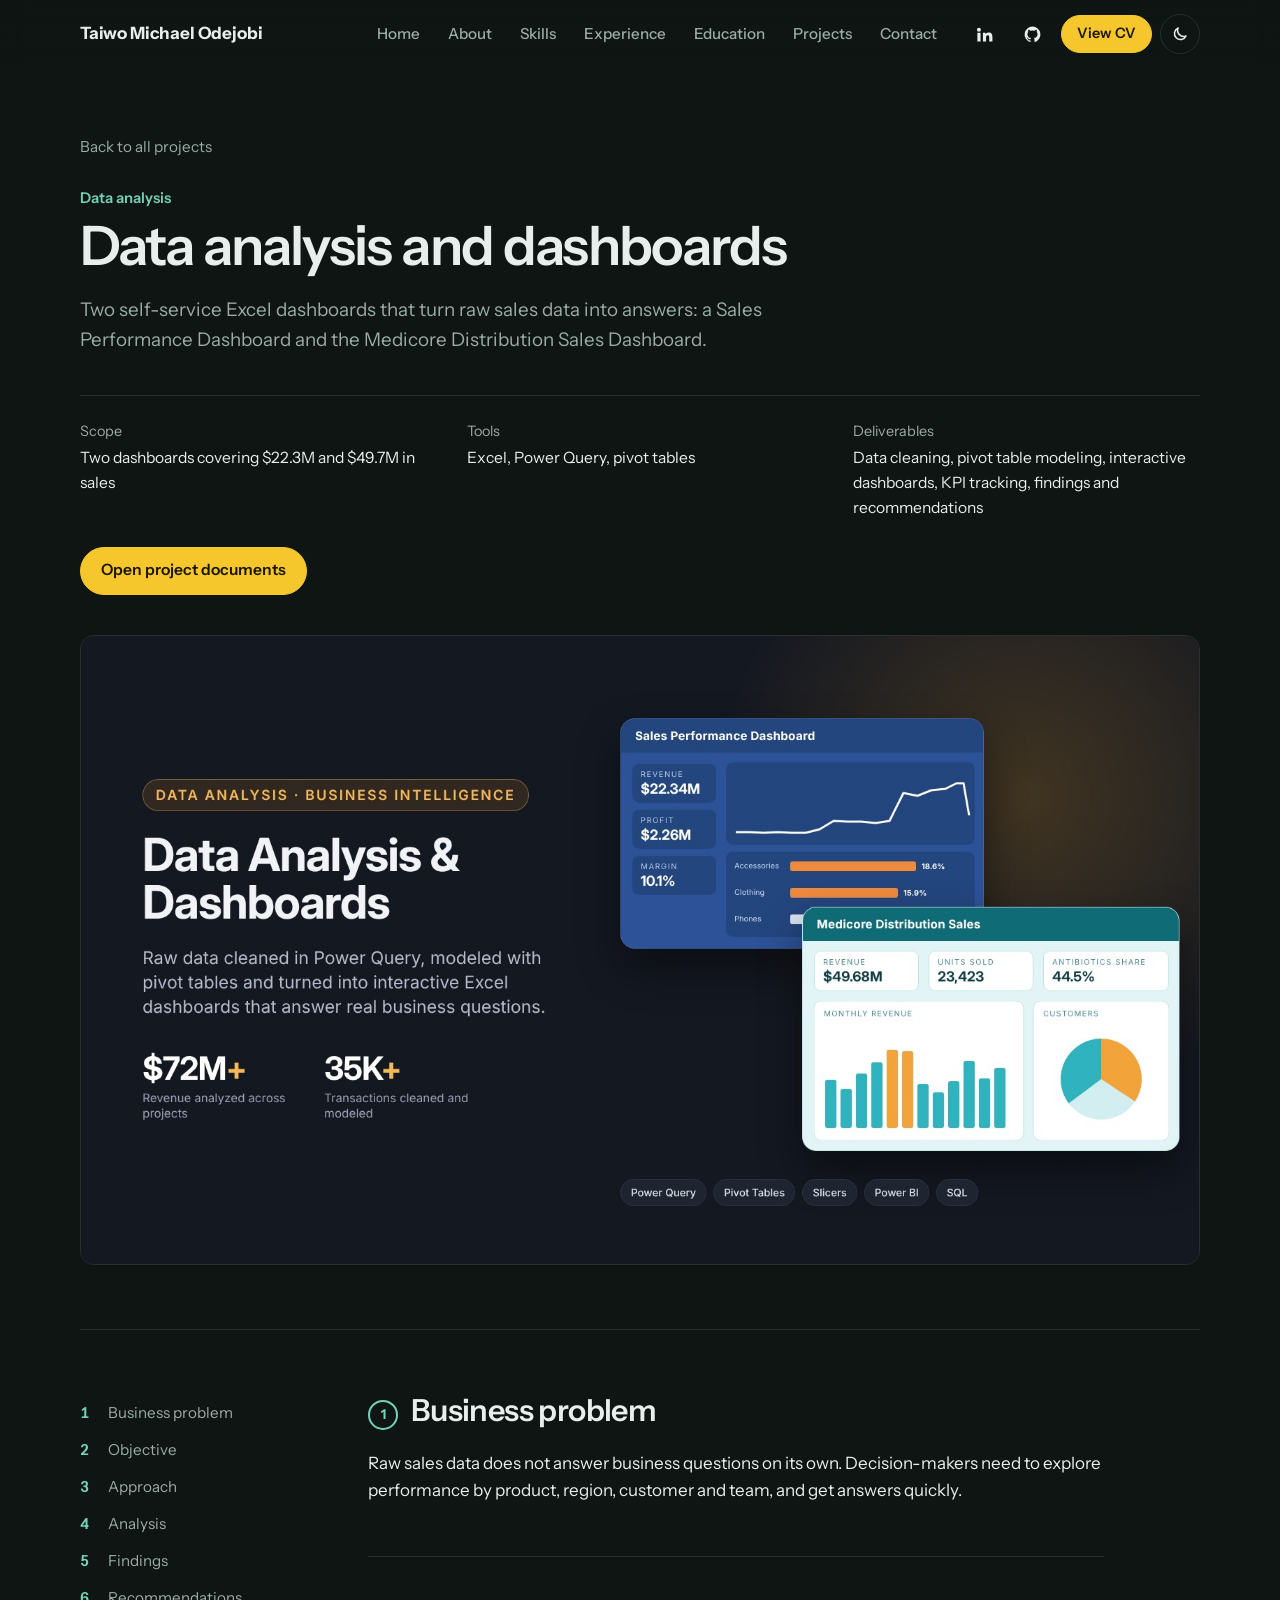
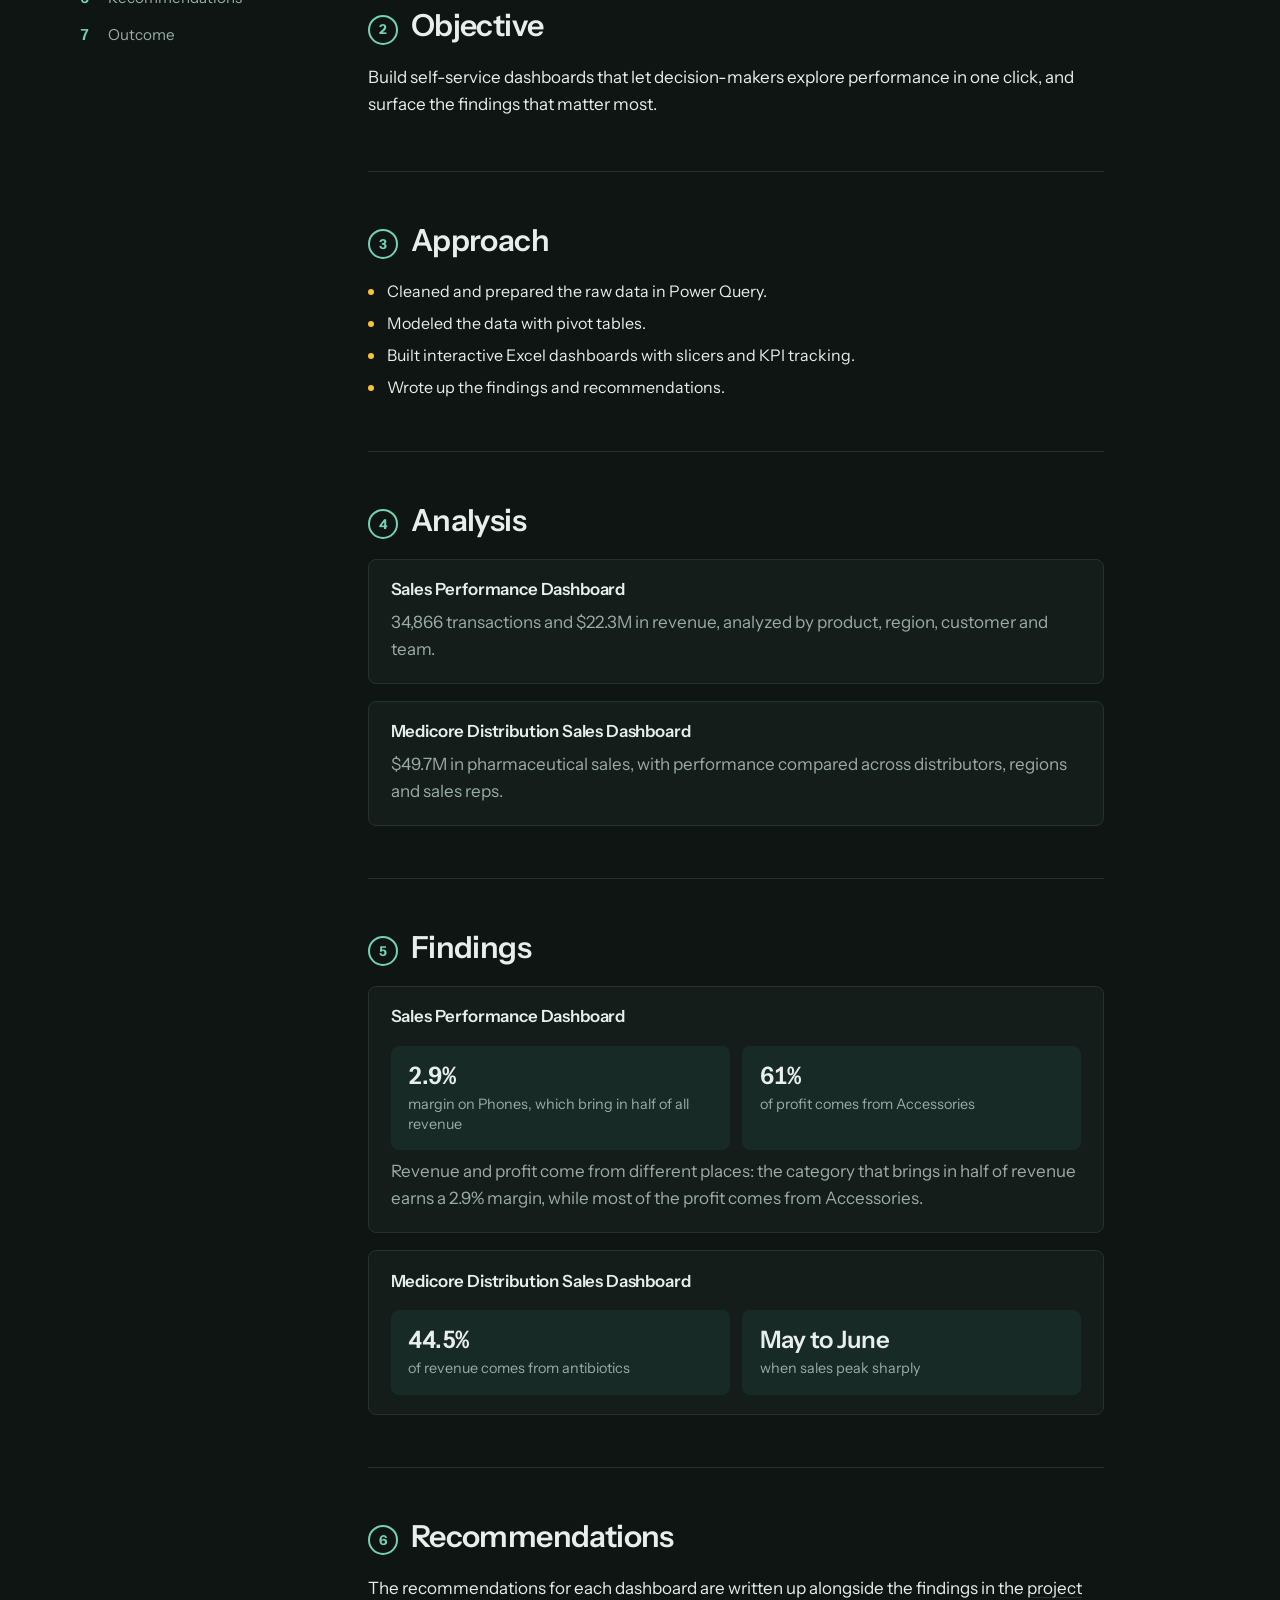
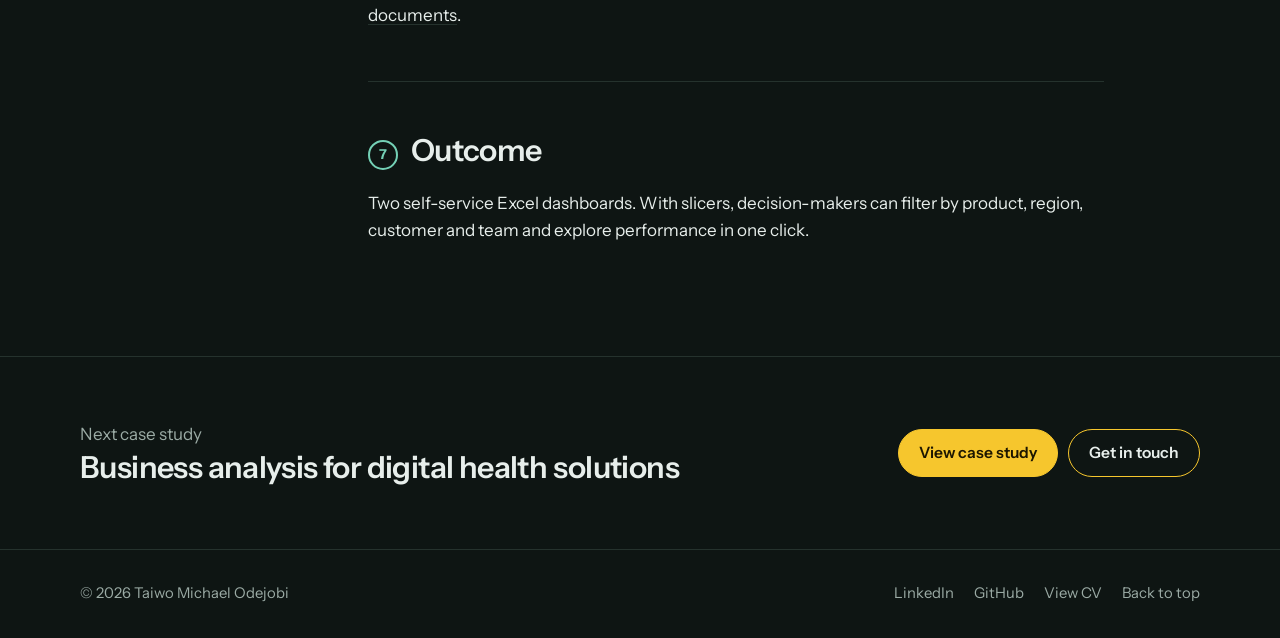
<file: projects/data-analysis-dashboards.html>
<!DOCTYPE html>
<html lang="en">
<head>
  <meta charset="utf-8">
  <meta name="viewport" content="width=device-width, initial-scale=1">

  <!-- SEO: edit the title and descriptions for this case study here. -->
  <title>Data analysis and dashboards | Taiwo Michael Odejobi</title>
  <meta name="description" content="Case study: two self-service Excel dashboards built with Power Query and pivot tables, covering $22.3M in retail sales and $49.7M in pharmaceutical distribution sales.">
  <meta name="author" content="Taiwo Michael Odejobi">
  <meta name="theme-color" content="#0e1513">
  <meta property="og:type" content="article">
  <meta property="og:title" content="Data analysis and dashboards | Taiwo Michael Odejobi">
  <meta property="og:description" content="Case study: two self-service Excel dashboards built with Power Query and pivot tables, covering $22.3M in retail sales and $49.7M in pharmaceutical distribution sales.">
  <meta property="og:image" content="../assets/images/profile.jpg">
  <meta name="twitter:card" content="summary">

  <link rel="icon" href="../favicon.ico" sizes="any">
  <link rel="icon" href="../assets/images/favicon.svg" type="image/svg+xml">
  <link rel="apple-touch-icon" href="../assets/images/apple-touch-icon.png">

  <script>
    (function () {
      var theme;
      try { theme = localStorage.getItem("theme"); } catch (e) {}
      if (theme !== "light" && theme !== "dark") { theme = "dark"; } // dark is the default
      document.documentElement.setAttribute("data-theme", theme);
      document.documentElement.classList.add("js");
    })();
  </script>

  <link rel="preconnect" href="https://fonts.googleapis.com">
  <link rel="preconnect" href="https://fonts.gstatic.com" crossorigin>
  <link href="https://fonts.googleapis.com/css2?family=Instrument+Sans:wght@400;500;600;700&display=swap" rel="stylesheet">

  <link rel="stylesheet" href="../assets/css/style.css">
</head>

<!-- data-base tells script.js this page sits one folder below index.html -->
<body data-base="../">
  <a class="skip-link" href="#main">Skip to content</a>

  <header class="site-header">
    <div class="wrap nav">
      <a class="brand" href="../index.html#home" data-text="name">Taiwo Michael Odejobi</a>

      <nav id="nav-menu" class="nav-menu" aria-label="Main">
        <ul class="nav-links">
          <li><a href="../index.html#home">Home</a></li>
          <li><a href="../index.html#about">About</a></li>
          <li><a href="../index.html#skills">Skills</a></li>
          <li><a href="../index.html#experience">Experience</a></li>
          <li><a href="../index.html#education">Education</a></li>
          <li><a href="../index.html#projects">Projects</a></li>
          <li><a href="../index.html#contact">Contact</a></li>
        </ul>
        <div class="nav-social-mobile">
          <a class="btn btn-small" data-link="resume" data-text="resumeText" href="../assets/documents/Taiwo_Resume_Business_Analyst.pdf" target="_blank" rel="noopener">View CV</a>
          <a class="btn btn-quiet btn-small" data-link="linkedin" href="https://www.linkedin.com/in/taiwo-michael-odejobi-714846335" target="_blank" rel="noopener">LinkedIn</a>
          <a class="btn btn-quiet btn-small" data-link="github" href="https://github.com/deeanalyst" target="_blank" rel="noopener">GitHub</a>
        </div>
      </nav>

      <div class="nav-tools">
        <a class="icon-link" data-link="linkedin" href="https://www.linkedin.com/in/taiwo-michael-odejobi-714846335" target="_blank" rel="noopener" aria-label="LinkedIn profile">
          <svg viewBox="0 0 24 24" fill="currentColor" aria-hidden="true"><path d="M4.98 3.5a2.5 2.5 0 1 1 0 5 2.5 2.5 0 0 1 0-5ZM3 9.75h4v11H3v-11Zm6.5 0h3.8v1.6h.05c.53-.95 1.83-1.95 3.75-1.95 4 0 4.9 2.5 4.9 5.9v5.45h-4v-4.8c0-1.3-.03-2.95-1.85-2.95s-2.15 1.4-2.15 2.85v4.9h-4v-11Z"/></svg>
        </a>
        <a class="icon-link" data-link="github" href="https://github.com/deeanalyst" target="_blank" rel="noopener" aria-label="GitHub profile">
          <svg viewBox="0 0 24 24" fill="currentColor" aria-hidden="true"><path d="M12 2a10 10 0 0 0-3.16 19.49c.5.09.68-.22.68-.48v-1.7c-2.78.6-3.37-1.34-3.37-1.34-.46-1.16-1.11-1.47-1.11-1.47-.9-.62.07-.6.07-.6 1 .07 1.53 1.03 1.53 1.03.9 1.52 2.34 1.08 2.91.83.09-.65.35-1.09.63-1.34-2.22-.25-4.56-1.11-4.56-4.94 0-1.09.39-1.98 1.03-2.68-.1-.25-.45-1.27.1-2.65 0 0 .84-.27 2.75 1.02a9.6 9.6 0 0 1 5 0c1.91-1.29 2.75-1.02 2.75-1.02.55 1.38.2 2.4.1 2.65.64.7 1.03 1.59 1.03 2.68 0 3.84-2.34 4.68-4.57 4.93.36.31.68.92.68 1.85V21c0 .27.18.58.69.48A10 10 0 0 0 12 2Z"/></svg>
        </a>
        <a class="btn btn-small" data-link="resume" data-text="resumeText" href="../assets/documents/Taiwo_Resume_Business_Analyst.pdf" target="_blank" rel="noopener">View CV</a>
        <button class="icon-button theme-toggle" type="button" aria-label="Switch to dark theme">
          <svg class="icon-sun" viewBox="0 0 24 24" fill="none" stroke="currentColor" stroke-width="2" stroke-linecap="round" aria-hidden="true"><circle cx="12" cy="12" r="4"/><path d="M12 2v2M12 20v2M4.9 4.9l1.4 1.4M17.7 17.7l1.4 1.4M2 12h2M20 12h2M4.9 19.1l1.4-1.4M17.7 6.3l1.4-1.4"/></svg>
          <svg class="icon-moon" viewBox="0 0 24 24" fill="none" stroke="currentColor" stroke-width="2" stroke-linecap="round" stroke-linejoin="round" aria-hidden="true"><path d="M20 14.5A8 8 0 0 1 9.5 4a8 8 0 1 0 10.5 10.5Z"/></svg>
        </button>
        <button class="icon-button menu-toggle" type="button" aria-label="Open menu" aria-expanded="false" aria-controls="nav-menu">
          <svg class="icon-open" viewBox="0 0 24 24" fill="none" stroke="currentColor" stroke-width="2" stroke-linecap="round" aria-hidden="true"><path d="M4 7h16M4 12h16M4 17h16"/></svg>
          <svg class="icon-close" viewBox="0 0 24 24" fill="none" stroke="currentColor" stroke-width="2" stroke-linecap="round" aria-hidden="true"><path d="M6 6l12 12M18 6 6 18"/></svg>
        </button>
      </div>
    </div>
  </header>

  <main id="main">
    <div class="wrap">
      <header class="cs-hero">
        <a class="cs-back" href="../index.html#projects">Back to all projects</a>
        <p class="project-category">Data analysis</p>
        <h1>Data analysis and dashboards</h1>
        <p class="cs-lead">Two self-service Excel dashboards that turn raw sales data into answers: a Sales Performance Dashboard and the Medicore Distribution Sales Dashboard.</p>
        <dl class="cs-meta">
          <div><dt>Scope</dt><dd>Two dashboards covering $22.3M and $49.7M in sales</dd></div>
          <div><dt>Tools</dt><dd>Excel, Power Query, pivot tables</dd></div>
          <div><dt>Deliverables</dt><dd>Data cleaning, pivot table modeling, interactive dashboards, KPI tracking, findings and recommendations</dd></div>
        </dl>
        <div class="project-actions">
          <a class="btn" href="https://1drv.ms/f/c/7d38ce8d6ccdfd87/IgCmwnNzh6NhQrE2no3ChmP_AXeORtMLCLUx6UI_0JygiEI?e=g3p8Bj" target="_blank" rel="noopener">Open project documents</a>
        </div>
        <figure class="cs-cover">
          <!-- Cover image: the same thumbnail used on the project card -->
          <img src="../assets/images/project-02.jpg" alt="" width="1600" height="900">
        </figure>
      </header>

      <div class="cs-layout">
        <nav aria-label="Case study stages">
          <ol class="cs-steps">
          <li><a href="#business-problem">Business problem</a></li>
          <li><a href="#objective">Objective</a></li>
          <li><a href="#approach">Approach</a></li>
          <li><a href="#analysis">Analysis</a></li>
          <li><a href="#findings">Findings</a></li>
          <li><a href="#recommendations">Recommendations</a></li>
          <li><a href="#outcome">Outcome</a></li>
          </ol>
        </nav>

        <div class="cs-content">

          <section class="cs-stage" id="business-problem">
            <h2>Business problem</h2>
            <p>Raw sales data does not answer business questions on its own. Decision-makers need to explore performance by product, region, customer and team, and get answers quickly.</p>
          </section>

          <section class="cs-stage" id="objective">
            <h2>Objective</h2>
            <p>Build self-service dashboards that let decision-makers explore performance in one click, and surface the findings that matter most.</p>
          </section>

          <section class="cs-stage" id="approach">
            <h2>Approach</h2>
            <ul class="tl-list">
              <li>Cleaned and prepared the raw data in Power Query.</li>
              <li>Modeled the data with pivot tables.</li>
              <li>Built interactive Excel dashboards with slicers and KPI tracking.</li>
              <li>Wrote up the findings and recommendations.</li>
            </ul>
          </section>

          <section class="cs-stage" id="analysis">
            <h2>Analysis</h2>
            <div class="cs-work">
              <h3>Sales Performance Dashboard</h3>
              <p>34,866 transactions and $22.3M in revenue, analyzed by product, region, customer and team.</p>
            </div>
            <div class="cs-work">
              <h3>Medicore Distribution Sales Dashboard</h3>
              <p>$49.7M in pharmaceutical sales, with performance compared across distributors, regions and sales reps.</p>
            </div>
          </section>

          <section class="cs-stage" id="findings">
            <h2>Findings</h2>
            <div class="cs-work">
              <h3>Sales Performance Dashboard</h3>
              <dl class="cs-figures">
                <div><dt>2.9%</dt><dd>margin on Phones, which bring in half of all revenue</dd></div>
                <div><dt>61%</dt><dd>of profit comes from Accessories</dd></div>
              </dl>
              <p>Revenue and profit come from different places: the category that brings in half of revenue earns a 2.9% margin, while most of the profit comes from Accessories.</p>
            </div>
            <div class="cs-work">
              <h3>Medicore Distribution Sales Dashboard</h3>
              <dl class="cs-figures">
                <div><dt>44.5%</dt><dd>of revenue comes from antibiotics</dd></div>
                <div><dt>May to June</dt><dd>when sales peak sharply</dd></div>
              </dl>
            </div>
          </section>

          <section class="cs-stage" id="recommendations">
            <h2>Recommendations</h2>
            <p>The recommendations for each dashboard are written up alongside the findings in the <a href="https://1drv.ms/f/c/7d38ce8d6ccdfd87/IgCmwnNzh6NhQrE2no3ChmP_AXeORtMLCLUx6UI_0JygiEI?e=g3p8Bj" target="_blank" rel="noopener">project documents</a>.</p>
          </section>

          <section class="cs-stage" id="outcome">
            <h2>Outcome</h2>
            <p>Two self-service Excel dashboards. With slicers, decision-makers can filter by product, region, customer and team and explore performance in one click.</p>
          </section>

          <!-- BUSINESS IMPACT: not provided yet, so this stage is hidden.
               To show it, add a block like the ones above:
          <section class="cs-stage" id="business-impact">
            <h2>Business impact</h2>
            <p>[BUSINESS IMPACT]</p>
          </section>
          -->
        </div>
      </div>
    </div>

    <section class="cs-next">
      <div class="wrap">
        <div>
          <p>Next case study</p>
          <h2>Business analysis for digital health solutions</h2>
        </div>
        <div class="cs-next-actions">
          <a class="btn" href="health-tech-business-analysis.html">View case study</a>
          <a class="btn btn-quiet" href="../index.html#contact">Get in touch</a>
        </div>
      </div>
    </section>
  </main>

  <footer class="site-footer">
    <div class="wrap">
      <p>© <span id="year">2026</span> <span data-text="name">Taiwo Michael Odejobi</span></p>
      <div class="footer-links">
        <a data-link="linkedin" href="https://www.linkedin.com/in/taiwo-michael-odejobi-714846335" target="_blank" rel="noopener">LinkedIn</a>
        <a data-link="github" href="https://github.com/deeanalyst" target="_blank" rel="noopener">GitHub</a>
        <a data-link="resume" data-text="resumeText" href="../assets/documents/Taiwo_Resume_Business_Analyst.pdf" target="_blank" rel="noopener">View CV</a>
        <a href="#main">Back to top</a>
      </div>
    </div>
  </footer>

  <script src="../assets/js/data.js"></script>
  <script src="../assets/js/script.js"></script>
</body>
</html>
</file>
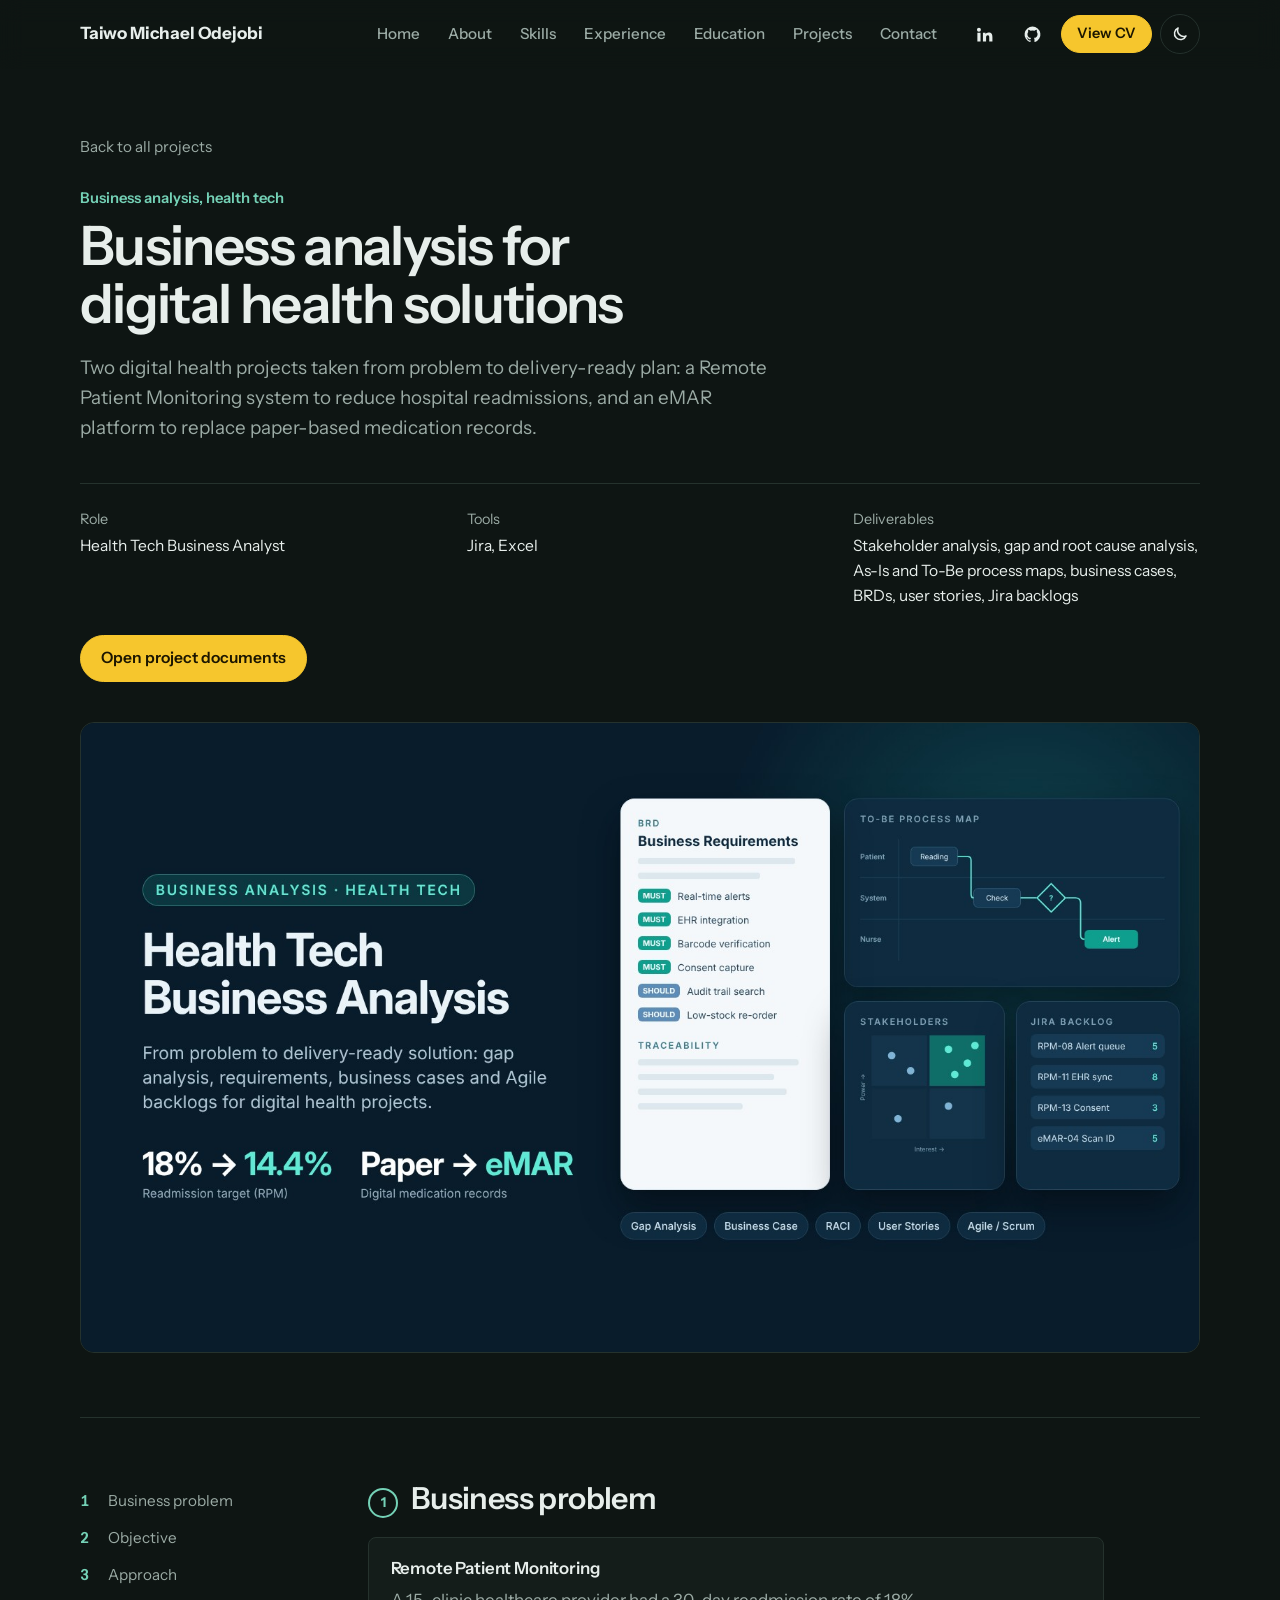
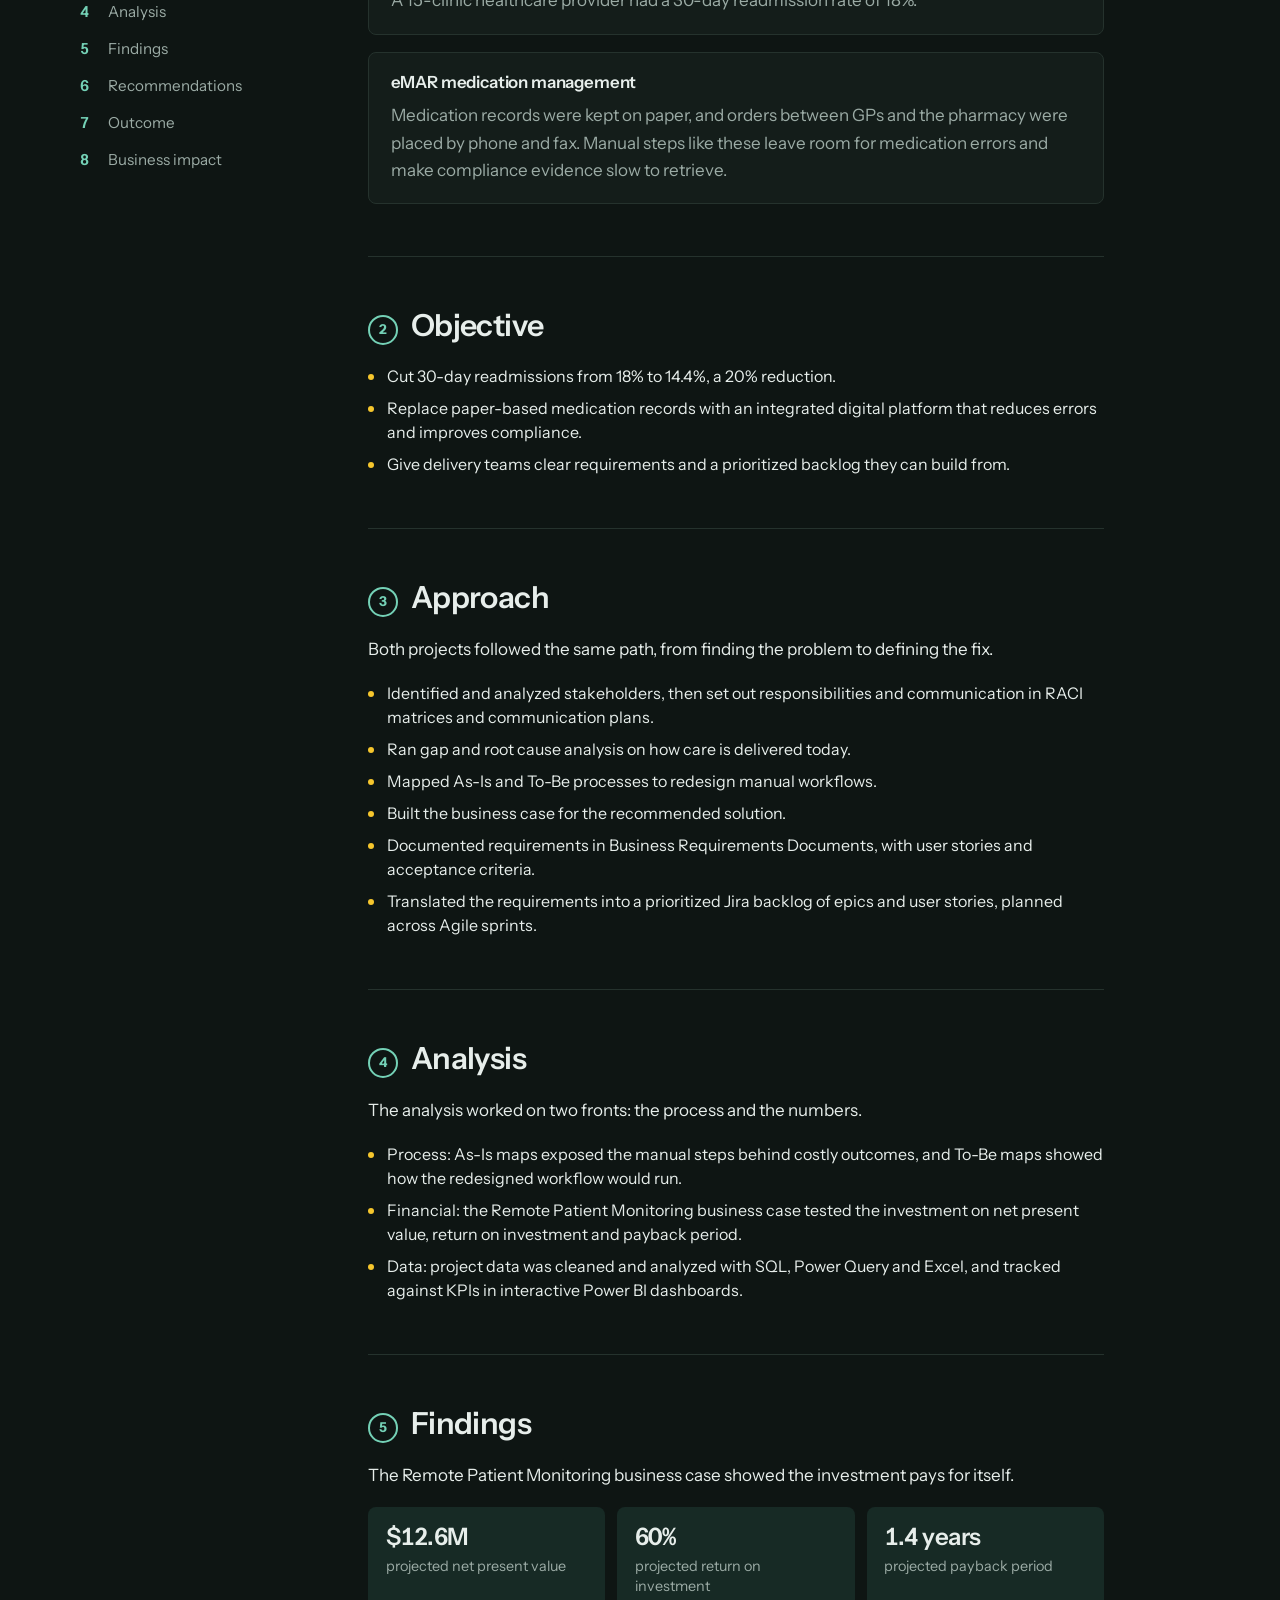
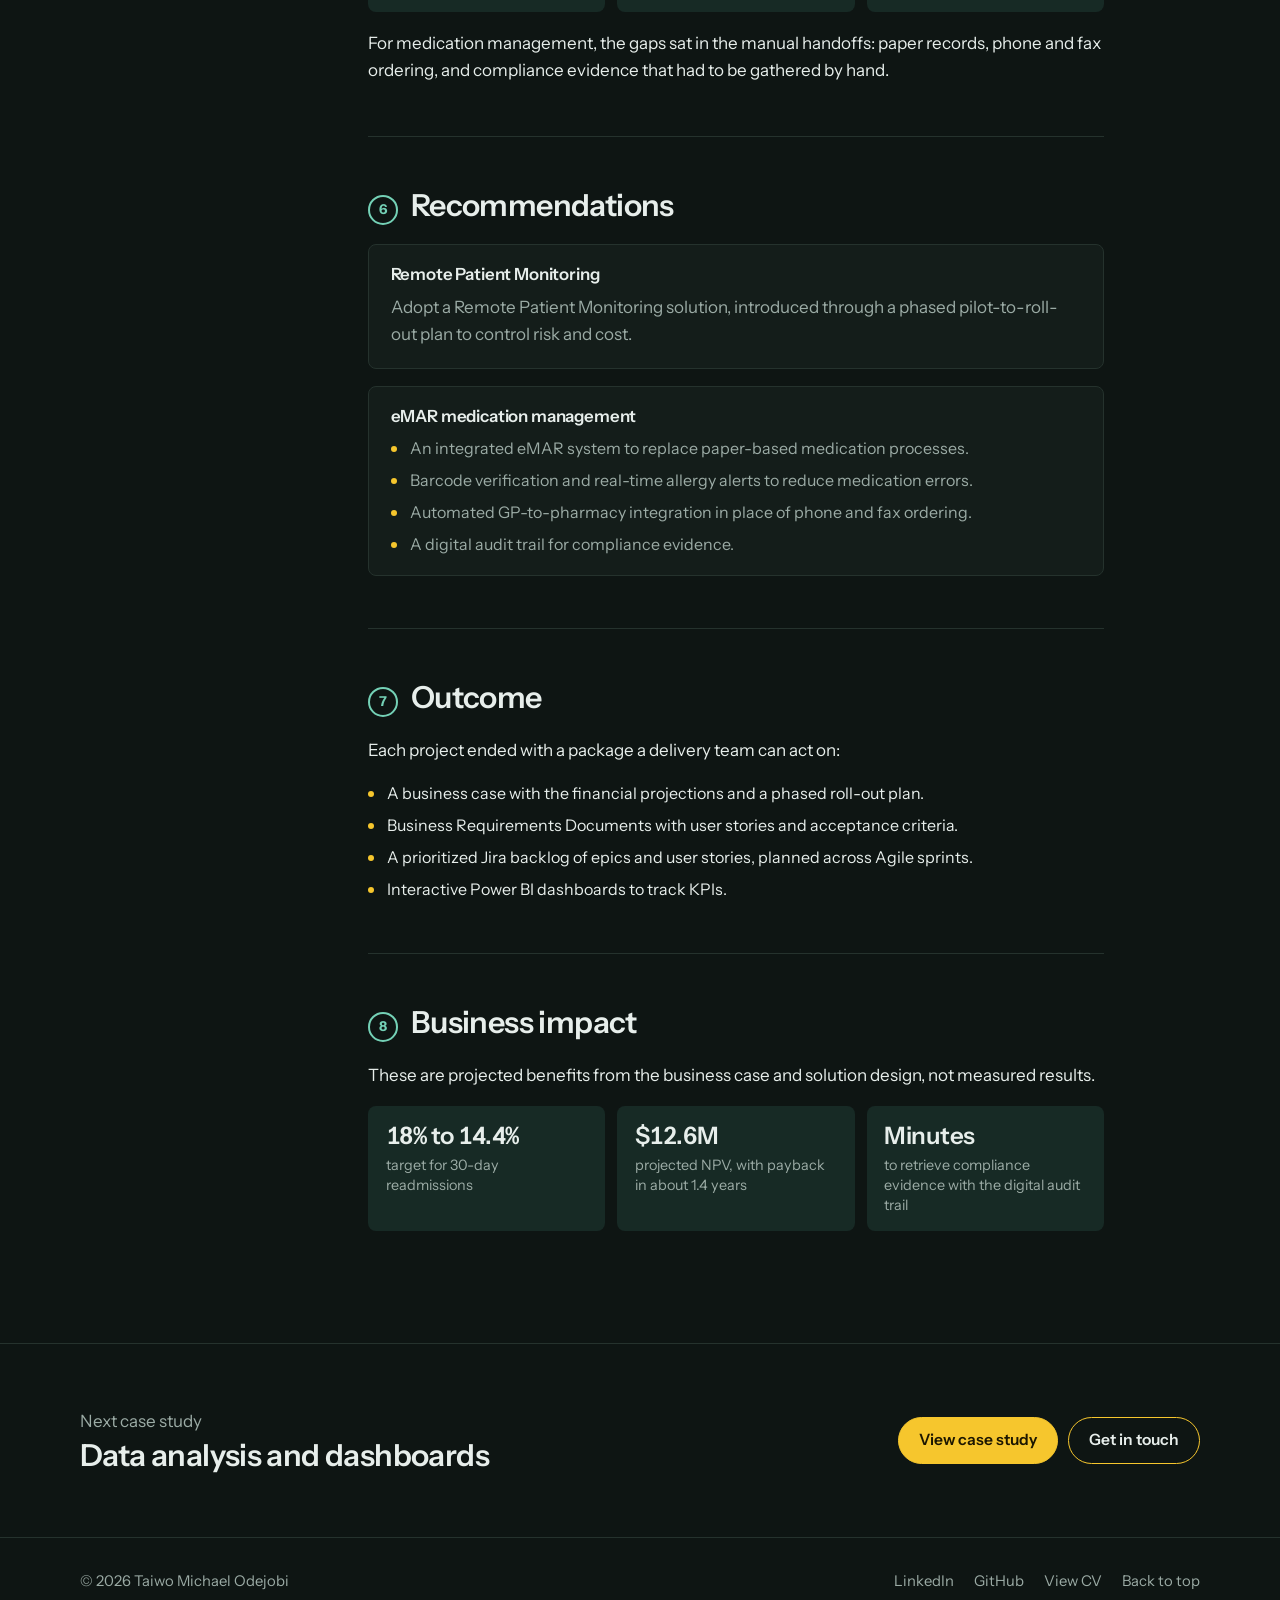
<file: projects/health-tech-business-analysis.html>
<!DOCTYPE html>
<html lang="en">
<head>
  <meta charset="utf-8">
  <meta name="viewport" content="width=device-width, initial-scale=1">

  <!-- SEO: edit the title and descriptions for this case study here. -->
  <title>Business analysis for digital health solutions | Taiwo Michael Odejobi</title>
  <meta name="description" content="Case study: a Remote Patient Monitoring business case and an eMAR medication management plan, from gap analysis to a delivery-ready Jira backlog.">
  <meta name="author" content="Taiwo Michael Odejobi">
  <meta name="theme-color" content="#0e1513">
  <meta property="og:type" content="article">
  <meta property="og:title" content="Business analysis for digital health solutions | Taiwo Michael Odejobi">
  <meta property="og:description" content="Case study: a Remote Patient Monitoring business case and an eMAR medication management plan, from gap analysis to a delivery-ready Jira backlog.">
  <meta property="og:image" content="../assets/images/profile.jpg">
  <meta name="twitter:card" content="summary">

  <link rel="icon" href="../favicon.ico" sizes="any">
  <link rel="icon" href="../assets/images/favicon.svg" type="image/svg+xml">
  <link rel="apple-touch-icon" href="../assets/images/apple-touch-icon.png">

  <script>
    (function () {
      var theme;
      try { theme = localStorage.getItem("theme"); } catch (e) {}
      if (theme !== "light" && theme !== "dark") { theme = "dark"; } // dark is the default
      document.documentElement.setAttribute("data-theme", theme);
      document.documentElement.classList.add("js");
    })();
  </script>

  <link rel="preconnect" href="https://fonts.googleapis.com">
  <link rel="preconnect" href="https://fonts.gstatic.com" crossorigin>
  <link href="https://fonts.googleapis.com/css2?family=Instrument+Sans:wght@400;500;600;700&display=swap" rel="stylesheet">

  <link rel="stylesheet" href="../assets/css/style.css">
</head>

<!-- data-base tells script.js this page sits one folder below index.html -->
<body data-base="../">
  <a class="skip-link" href="#main">Skip to content</a>

  <header class="site-header">
    <div class="wrap nav">
      <a class="brand" href="../index.html#home" data-text="name">Taiwo Michael Odejobi</a>

      <nav id="nav-menu" class="nav-menu" aria-label="Main">
        <ul class="nav-links">
          <li><a href="../index.html#home">Home</a></li>
          <li><a href="../index.html#about">About</a></li>
          <li><a href="../index.html#skills">Skills</a></li>
          <li><a href="../index.html#experience">Experience</a></li>
          <li><a href="../index.html#education">Education</a></li>
          <li><a href="../index.html#projects">Projects</a></li>
          <li><a href="../index.html#contact">Contact</a></li>
        </ul>
        <div class="nav-social-mobile">
          <a class="btn btn-small" data-link="resume" data-text="resumeText" href="../assets/documents/Taiwo_Resume_Business_Analyst.pdf" target="_blank" rel="noopener">View CV</a>
          <a class="btn btn-quiet btn-small" data-link="linkedin" href="https://www.linkedin.com/in/taiwo-michael-odejobi-714846335" target="_blank" rel="noopener">LinkedIn</a>
          <a class="btn btn-quiet btn-small" data-link="github" href="https://github.com/deeanalyst" target="_blank" rel="noopener">GitHub</a>
        </div>
      </nav>

      <div class="nav-tools">
        <a class="icon-link" data-link="linkedin" href="https://www.linkedin.com/in/taiwo-michael-odejobi-714846335" target="_blank" rel="noopener" aria-label="LinkedIn profile">
          <svg viewBox="0 0 24 24" fill="currentColor" aria-hidden="true"><path d="M4.98 3.5a2.5 2.5 0 1 1 0 5 2.5 2.5 0 0 1 0-5ZM3 9.75h4v11H3v-11Zm6.5 0h3.8v1.6h.05c.53-.95 1.83-1.95 3.75-1.95 4 0 4.9 2.5 4.9 5.9v5.45h-4v-4.8c0-1.3-.03-2.95-1.85-2.95s-2.15 1.4-2.15 2.85v4.9h-4v-11Z"/></svg>
        </a>
        <a class="icon-link" data-link="github" href="https://github.com/deeanalyst" target="_blank" rel="noopener" aria-label="GitHub profile">
          <svg viewBox="0 0 24 24" fill="currentColor" aria-hidden="true"><path d="M12 2a10 10 0 0 0-3.16 19.49c.5.09.68-.22.68-.48v-1.7c-2.78.6-3.37-1.34-3.37-1.34-.46-1.16-1.11-1.47-1.11-1.47-.9-.62.07-.6.07-.6 1 .07 1.53 1.03 1.53 1.03.9 1.52 2.34 1.08 2.91.83.09-.65.35-1.09.63-1.34-2.22-.25-4.56-1.11-4.56-4.94 0-1.09.39-1.98 1.03-2.68-.1-.25-.45-1.27.1-2.65 0 0 .84-.27 2.75 1.02a9.6 9.6 0 0 1 5 0c1.91-1.29 2.75-1.02 2.75-1.02.55 1.38.2 2.4.1 2.65.64.7 1.03 1.59 1.03 2.68 0 3.84-2.34 4.68-4.57 4.93.36.31.68.92.68 1.85V21c0 .27.18.58.69.48A10 10 0 0 0 12 2Z"/></svg>
        </a>
        <a class="btn btn-small" data-link="resume" data-text="resumeText" href="../assets/documents/Taiwo_Resume_Business_Analyst.pdf" target="_blank" rel="noopener">View CV</a>
        <button class="icon-button theme-toggle" type="button" aria-label="Switch to dark theme">
          <svg class="icon-sun" viewBox="0 0 24 24" fill="none" stroke="currentColor" stroke-width="2" stroke-linecap="round" aria-hidden="true"><circle cx="12" cy="12" r="4"/><path d="M12 2v2M12 20v2M4.9 4.9l1.4 1.4M17.7 17.7l1.4 1.4M2 12h2M20 12h2M4.9 19.1l1.4-1.4M17.7 6.3l1.4-1.4"/></svg>
          <svg class="icon-moon" viewBox="0 0 24 24" fill="none" stroke="currentColor" stroke-width="2" stroke-linecap="round" stroke-linejoin="round" aria-hidden="true"><path d="M20 14.5A8 8 0 0 1 9.5 4a8 8 0 1 0 10.5 10.5Z"/></svg>
        </button>
        <button class="icon-button menu-toggle" type="button" aria-label="Open menu" aria-expanded="false" aria-controls="nav-menu">
          <svg class="icon-open" viewBox="0 0 24 24" fill="none" stroke="currentColor" stroke-width="2" stroke-linecap="round" aria-hidden="true"><path d="M4 7h16M4 12h16M4 17h16"/></svg>
          <svg class="icon-close" viewBox="0 0 24 24" fill="none" stroke="currentColor" stroke-width="2" stroke-linecap="round" aria-hidden="true"><path d="M6 6l12 12M18 6 6 18"/></svg>
        </button>
      </div>
    </div>
  </header>

  <main id="main">
    <div class="wrap">
      <header class="cs-hero">
        <a class="cs-back" href="../index.html#projects">Back to all projects</a>
        <p class="project-category">Business analysis, health tech</p>
        <h1>Business analysis for digital health solutions</h1>
        <p class="cs-lead">Two digital health projects taken from problem to delivery-ready plan: a Remote Patient Monitoring system to reduce hospital readmissions, and an eMAR platform to replace paper-based medication records.</p>
        <dl class="cs-meta">
          <div><dt>Role</dt><dd>Health Tech Business Analyst</dd></div>
          <div><dt>Tools</dt><dd>Jira, Excel</dd></div>
          <div><dt>Deliverables</dt><dd>Stakeholder analysis, gap and root cause analysis, As-Is and To-Be process maps, business cases, BRDs, user stories, Jira backlogs</dd></div>
        </dl>
        <div class="project-actions">
          <a class="btn" href="https://1drv.ms/f/c/7d38ce8d6ccdfd87/IgAYgXCCHkqmS7nz0RYW-V-WAQVK1mcRFwpPv_qAEGAwHeo?e=I9o18K" target="_blank" rel="noopener">Open project documents</a>
        </div>
        <figure class="cs-cover">
          <!-- Cover image: the same thumbnail used on the project card -->
          <img src="../assets/images/project-01.jpg" alt="" width="1600" height="900">
        </figure>
      </header>

      <div class="cs-layout">
        <nav aria-label="Case study stages">
          <ol class="cs-steps">
          <li><a href="#business-problem">Business problem</a></li>
          <li><a href="#objective">Objective</a></li>
          <li><a href="#approach">Approach</a></li>
          <li><a href="#analysis">Analysis</a></li>
          <li><a href="#findings">Findings</a></li>
          <li><a href="#recommendations">Recommendations</a></li>
          <li><a href="#outcome">Outcome</a></li>
          <li><a href="#business-impact">Business impact</a></li>
          </ol>
        </nav>

        <div class="cs-content">

          <section class="cs-stage" id="business-problem">
            <h2>Business problem</h2>
            <div class="cs-work">
              <h3>Remote Patient Monitoring</h3>
              <p>A 15-clinic healthcare provider had a 30-day readmission rate of 18%.</p>
            </div>
            <div class="cs-work">
              <h3>eMAR medication management</h3>
              <p>Medication records were kept on paper, and orders between GPs and the pharmacy were placed by phone and fax. Manual steps like these leave room for medication errors and make compliance evidence slow to retrieve.</p>
            </div>
          </section>

          <section class="cs-stage" id="objective">
            <h2>Objective</h2>
            <ul class="tl-list">
              <li>Cut 30-day readmissions from 18% to 14.4%, a 20% reduction.</li>
              <li>Replace paper-based medication records with an integrated digital platform that reduces errors and improves compliance.</li>
              <li>Give delivery teams clear requirements and a prioritized backlog they can build from.</li>
            </ul>
          </section>

          <section class="cs-stage" id="approach">
            <h2>Approach</h2>
            <p>Both projects followed the same path, from finding the problem to defining the fix.</p>
            <ul class="tl-list">
              <li>Identified and analyzed stakeholders, then set out responsibilities and communication in RACI matrices and communication plans.</li>
              <li>Ran gap and root cause analysis on how care is delivered today.</li>
              <li>Mapped As-Is and To-Be processes to redesign manual workflows.</li>
              <li>Built the business case for the recommended solution.</li>
              <li>Documented requirements in Business Requirements Documents, with user stories and acceptance criteria.</li>
              <li>Translated the requirements into a prioritized Jira backlog of epics and user stories, planned across Agile sprints.</li>
            </ul>
          </section>

          <section class="cs-stage" id="analysis">
            <h2>Analysis</h2>
            <p>The analysis worked on two fronts: the process and the numbers.</p>
            <ul class="tl-list">
              <li>Process: As-Is maps exposed the manual steps behind costly outcomes, and To-Be maps showed how the redesigned workflow would run.</li>
              <li>Financial: the Remote Patient Monitoring business case tested the investment on net present value, return on investment and payback period.</li>
              <li>Data: project data was cleaned and analyzed with SQL, Power Query and Excel, and tracked against KPIs in interactive Power BI dashboards.</li>
            </ul>
          </section>

          <section class="cs-stage" id="findings">
            <h2>Findings</h2>
            <p>The Remote Patient Monitoring business case showed the investment pays for itself.</p>
            <dl class="cs-figures">
              <div><dt>$12.6M</dt><dd>projected net present value</dd></div>
              <div><dt>60%</dt><dd>projected return on investment</dd></div>
              <div><dt>1.4 years</dt><dd>projected payback period</dd></div>
            </dl>
            <p>For medication management, the gaps sat in the manual handoffs: paper records, phone and fax ordering, and compliance evidence that had to be gathered by hand.</p>
          </section>

          <section class="cs-stage" id="recommendations">
            <h2>Recommendations</h2>
            <div class="cs-work">
              <h3>Remote Patient Monitoring</h3>
              <p>Adopt a Remote Patient Monitoring solution, introduced through a phased pilot-to-roll-out plan to control risk and cost.</p>
            </div>
            <div class="cs-work">
              <h3>eMAR medication management</h3>
              <ul class="tl-list">
                <li>An integrated eMAR system to replace paper-based medication processes.</li>
                <li>Barcode verification and real-time allergy alerts to reduce medication errors.</li>
                <li>Automated GP-to-pharmacy integration in place of phone and fax ordering.</li>
                <li>A digital audit trail for compliance evidence.</li>
              </ul>
            </div>
          </section>

          <section class="cs-stage" id="outcome">
            <h2>Outcome</h2>
            <p>Each project ended with a package a delivery team can act on:</p>
            <ul class="tl-list">
              <li>A business case with the financial projections and a phased roll-out plan.</li>
              <li>Business Requirements Documents with user stories and acceptance criteria.</li>
              <li>A prioritized Jira backlog of epics and user stories, planned across Agile sprints.</li>
              <li>Interactive Power BI dashboards to track KPIs.</li>
            </ul>
          </section>

          <section class="cs-stage" id="business-impact">
            <h2>Business impact</h2>
            <p>These are projected benefits from the business case and solution design, not measured results.</p>
            <dl class="cs-figures">
              <div><dt>18% to 14.4%</dt><dd>target for 30-day readmissions</dd></div>
              <div><dt>$12.6M</dt><dd>projected NPV, with payback in about 1.4 years</dd></div>
              <div><dt>Minutes</dt><dd>to retrieve compliance evidence with the digital audit trail</dd></div>
            </dl>
          </section>
        </div>
      </div>
    </div>

    <section class="cs-next">
      <div class="wrap">
        <div>
          <p>Next case study</p>
          <h2>Data analysis and dashboards</h2>
        </div>
        <div class="cs-next-actions">
          <a class="btn" href="data-analysis-dashboards.html">View case study</a>
          <a class="btn btn-quiet" href="../index.html#contact">Get in touch</a>
        </div>
      </div>
    </section>
  </main>

  <footer class="site-footer">
    <div class="wrap">
      <p>© <span id="year">2026</span> <span data-text="name">Taiwo Michael Odejobi</span></p>
      <div class="footer-links">
        <a data-link="linkedin" href="https://www.linkedin.com/in/taiwo-michael-odejobi-714846335" target="_blank" rel="noopener">LinkedIn</a>
        <a data-link="github" href="https://github.com/deeanalyst" target="_blank" rel="noopener">GitHub</a>
        <a data-link="resume" data-text="resumeText" href="../assets/documents/Taiwo_Resume_Business_Analyst.pdf" target="_blank" rel="noopener">View CV</a>
        <a href="#main">Back to top</a>
      </div>
    </div>
  </footer>

  <script src="../assets/js/data.js"></script>
  <script src="../assets/js/script.js"></script>
</body>
</html>
</file>
<file: assets/css/style.css>
/* ==========================================================================
   Taiwo Michael Odejobi: Business Analyst portfolio
   --------------------------------------------------------------------------
   1. Design tokens (colours, fonts, spacing)  <- change colours and fonts here
   2. Base
   3. Layout helpers, buttons, tags
   4. Header and navigation
   5. Hero
   6. About
   7. Skills
   8. Experience timeline
   9. Projects
   10. Contact and form
   11. Footer
   12. Case study pages
   13. Motion
   ========================================================================== */

/* 1. DESIGN TOKENS ------------------------------------------------------- */

:root {
  /* Colours: light theme */
  --bg: #f8faf9;
  --surface: #ffffff;
  --ink: #13201c;
  --muted: #55635e;
  --line: #dce3e0;
  --accent: #1b6b58;        /* buttons, links, highlights */
  --accent-ink: #ffffff;    /* text on top of the accent colour */
  --accent-soft: #e6f1ed;   /* pale accent background */
  --gap: #a66a12;           /* amber used for "gap" markers and errors */
  --action: #f2bd1d;        /* yellow action buttons */
  --action-hover: #ffd24a;
  --action-ink: #1c1600;    /* text on yellow buttons */
  --action-text: #8a6200;   /* yellow used for text, dark enough to read on a light page */
  --shadow: 0 1px 2px rgba(19, 32, 28, 0.05), 0 12px 28px -16px rgba(19, 32, 28, 0.18);

  /* Fonts */
  --font: "Instrument Sans", "Inter", system-ui, -apple-system, "Segoe UI", Roboto, sans-serif;

  /* Shape and spacing */
  --radius: 14px;
  --radius-sm: 8px;
  --wrap: 1120px;
  --gutter: clamp(1.25rem, 4vw, 2.5rem);
  --section: clamp(4rem, 9vw, 7rem);
  --header-h: 68px;
}

/* Colours: dark theme (the default; visitors can switch with the sun/moon button) */
[data-theme="dark"] {
  --bg: #0e1513;
  --surface: #141d1a;
  --ink: #e7eeeb;
  --muted: #9babA5;
  --line: #25322d;
  --accent: #74d1b6;
  --accent-ink: #0b1512;
  --accent-soft: #172a25;
  --gap: #e0a84a;
  --action: #f6c62d;
  --action-hover: #ffdb66;
  --action-text: #f6c62d;
  --shadow: 0 1px 2px rgba(0, 0, 0, 0.3);
}

/* 2. BASE ---------------------------------------------------------------- */

*, *::before, *::after { box-sizing: border-box; }

html {
  scroll-behavior: smooth;
  -webkit-text-size-adjust: 100%;
}

body {
  margin: 0;
  background: var(--bg);
  color: var(--ink);
  font-family: var(--font);
  font-size: 1.0625rem;
  line-height: 1.6;
  -webkit-font-smoothing: antialiased;
  overflow-x: hidden;
}

img, svg { max-width: 100%; display: block; }
img { height: auto; }

h1, h2, h3, h4, p, ul, ol, dl, dd, figure { margin: 0; }
ul, ol { padding: 0; list-style: none; }

h2 {
  font-size: clamp(1.8rem, 3.4vw, 2.5rem);
  line-height: 1.12;
  letter-spacing: -0.02em;
  font-weight: 600;
}
h3 { font-size: 1.25rem; line-height: 1.3; font-weight: 600; letter-spacing: -0.01em; }
h4 { font-size: 0.95rem; font-weight: 600; }

a { color: inherit; text-decoration-color: var(--line); text-underline-offset: 0.2em; }
a:hover { text-decoration-color: currentColor; }

:focus-visible {
  outline: 2px solid var(--accent);
  outline-offset: 3px;
  border-radius: 4px;
}

[hidden] { display: none !important; }

.skip-link {
  position: absolute; left: 1rem; top: -4rem; z-index: 100;
  background: var(--ink); color: var(--bg);
  padding: 0.6rem 1rem; border-radius: var(--radius-sm);
}
.skip-link:focus { top: 1rem; }

.visually-hidden {
  position: absolute; width: 1px; height: 1px; overflow: hidden;
  clip: rect(0 0 0 0); white-space: nowrap;
}

/* 3. LAYOUT HELPERS, BUTTONS, TAGS --------------------------------------- */

.wrap {
  width: 100%;
  max-width: calc(var(--wrap) + var(--gutter) * 2);
  margin-inline: auto;
  padding-inline: var(--gutter);
}

.section { padding-block: var(--section); border-top: 1px solid var(--line); }
.section [id], .section { scroll-margin-top: var(--header-h); }

.section-head { max-width: 44rem; margin-bottom: clamp(2rem, 5vw, 3.5rem); }
.section-head p { margin-top: 0.9rem; color: var(--muted); font-size: 1.125rem; }

.btn {
  display: inline-flex; align-items: center; justify-content: center; gap: 0.5rem;
  min-height: 46px; padding: 0.65rem 1.25rem;
  border: 1px solid var(--action); border-radius: 999px;
  background: var(--action); color: var(--action-ink);
  font: inherit; font-size: 0.975rem; font-weight: 600; text-decoration: none;
  cursor: pointer; white-space: nowrap;
  transition: background-color 0.2s, color 0.2s, border-color 0.2s;
}
.btn:hover { background: var(--action-hover); border-color: var(--action-hover); }
.btn-quiet { background: transparent; color: var(--ink); border-color: var(--action); }
.btn-quiet:hover { background: var(--action); color: var(--action-ink); border-color: var(--action); }
.btn-small { min-height: 38px; padding: 0.4rem 0.95rem; font-size: 0.9rem; }
.btn[disabled] { opacity: 0.6; cursor: progress; }

.icon-link {
  display: inline-flex; align-items: center; justify-content: center;
  width: 44px; height: 44px; border-radius: 50%;
  border: 1px solid var(--line); color: var(--ink);
  transition: color 0.2s, border-color 0.2s;
}
.icon-link:hover { color: var(--accent); border-color: var(--accent); }
.icon-link svg { width: 19px; height: 19px; }

.tags { display: flex; flex-wrap: wrap; gap: 0.45rem; }
.tags li {
  padding: 0.28rem 0.7rem;
  border: 1px solid var(--line); border-radius: 999px;
  background: var(--surface);
  font-size: 0.875rem; line-height: 1.4;
}

/* 4. HEADER AND NAVIGATION ----------------------------------------------- */

.site-header {
  position: sticky; top: 0; z-index: 50;
  background: color-mix(in srgb, var(--bg) 86%, transparent);
  -webkit-backdrop-filter: blur(12px); backdrop-filter: blur(12px);
  border-bottom: 1px solid transparent;
  transition: border-color 0.2s;
}
.site-header.is-scrolled { border-bottom-color: var(--line); }

.nav { display: flex; align-items: center; gap: 1rem; min-height: var(--header-h); }

.brand { white-space: nowrap; font-weight: 700; letter-spacing: -0.01em; text-decoration: none; margin-right: auto; }

.nav-links { display: flex; align-items: center; gap: 0.25rem; }
.nav-links a {
  display: block; padding: 0.5rem 0.75rem; border-radius: 999px;
  color: var(--muted); font-size: 0.95rem; font-weight: 500; text-decoration: none;
  transition: color 0.2s, background-color 0.2s;
}
.nav-links a:hover { color: var(--ink); }
.nav-links a[aria-current="true"] { color: var(--ink); background: var(--accent-soft); }

.nav-tools { display: flex; align-items: center; gap: 0.5rem; }
.nav-tools .icon-link { width: 40px; height: 40px; border-color: transparent; }
.nav-tools .icon-link:hover { border-color: var(--line); }

.icon-button {
  display: inline-flex; align-items: center; justify-content: center;
  width: 40px; height: 40px; padding: 0;
  border: 1px solid var(--line); border-radius: 50%;
  background: transparent; color: var(--ink); cursor: pointer;
}
.icon-button:hover { border-color: var(--accent); color: var(--accent); }
.icon-button svg { width: 18px; height: 18px; }

.theme-toggle .icon-moon,
[data-theme="dark"] .theme-toggle .icon-sun { display: none; }
[data-theme="dark"] .theme-toggle .icon-moon { display: block; }

.menu-toggle { display: none; }
.menu-toggle .icon-close,
.menu-toggle[aria-expanded="true"] .icon-open { display: none; }
.menu-toggle[aria-expanded="true"] .icon-close { display: block; }

.nav-social-mobile { display: none; }

@media (max-width: 1100px) {
  .menu-toggle { display: inline-flex; }
  .nav-tools .icon-link, .nav-tools .btn { display: none; }

  .nav-menu {
    position: absolute; left: 0; right: 0; top: 100%;
    display: none;
    padding: 0.75rem var(--gutter) 1.5rem;
    background: var(--bg);
    border-bottom: 1px solid var(--line);
    box-shadow: var(--shadow);
  }
  .nav-menu.is-open { display: block; }
  .nav-links { flex-direction: column; align-items: stretch; gap: 0; }
  .nav-links a { padding: 0.85rem 0.5rem; border-radius: var(--radius-sm); font-size: 1.05rem; }
  .nav-social-mobile {
    display: flex; flex-wrap: wrap; align-items: center; gap: 0.6rem;
    margin-top: 1rem; padding-top: 1rem; border-top: 1px solid var(--line);
  }
}

/* 5. HERO ---------------------------------------------------------------- */

.hero { padding-block: clamp(2.5rem, 7vw, 5.5rem) clamp(3rem, 7vw, 5rem); }

.hero-grid {
  display: grid; gap: clamp(2rem, 5vw, 4.5rem);
  grid-template-columns: minmax(0, 1.55fr) minmax(0, 1fr);
  align-items: center;
}

.hero-grid > * { min-width: 0; }

.hero-name { font-size: 1.2rem; font-weight: 700; letter-spacing: -0.01em; line-height: 1.3; }
.hero-title { margin-top: 0.2rem; color: var(--muted); font-size: 1rem; }

.hero-statement {
  margin-top: 1.6rem;
  font-size: clamp(2.15rem, 5vw, 3.7rem);
  line-height: 1.05; letter-spacing: -0.03em; font-weight: 600;
  text-wrap: balance;
}

/* Tagline marquee: scrolls on one line, pauses on hover.
   Change the speed with the number of seconds below (higher = slower). */
.marquee {
  overflow: hidden; white-space: nowrap; padding-block: 0.12em;
  font-size: clamp(2rem, 4.4vw, 3.3rem);
  -webkit-mask-image: linear-gradient(90deg, transparent, #000 7%, #000 93%, transparent);
  mask-image: linear-gradient(90deg, transparent, #000 7%, #000 93%, transparent);
}
.marquee-track { display: inline-flex; animation: marquee 26s linear infinite; will-change: transform; }
.marquee-track > span { padding-right: 1.5em; }
.marquee:hover .marquee-track { animation-play-state: paused; }
@keyframes marquee { to { transform: translateX(-50%); } }

.hero-bio { margin-top: 1.5rem; max-width: 36rem; color: var(--muted); font-size: 1.125rem; }

.hero-actions { display: flex; flex-wrap: wrap; align-items: center; gap: 0.7rem; margin-top: 2rem; }
.hero-actions .icon-link:first-of-type { margin-left: 0.4rem; }

.hero-photo {
  position: relative; justify-self: end; width: 100%; max-width: 380px;
}
.hero-photo img {
  width: 100%; aspect-ratio: 4 / 5; object-fit: cover; object-position: 50% 20%;
  border-radius: var(--radius);
  border: 1px solid var(--line);
  box-shadow: var(--shadow);
}
.hero-photo figcaption {
  margin-top: 0.75rem; color: var(--muted); font-size: 0.9rem;
  display: flex; align-items: center; gap: 0.4rem;
}
.hero-photo figcaption svg { width: 15px; height: 15px; flex: none; }

/* The three-step flow: the signature element, drawn like a process map. */
.flow {
  position: relative;
  display: grid; grid-template-columns: repeat(3, minmax(0, 1fr));
  gap: clamp(1.25rem, 3vw, 2.5rem);
  margin-top: clamp(3rem, 7vw, 5rem);
  counter-reset: step;
}
.flow::before {
  content: ""; position: absolute; left: 0; right: 0; top: 13px; height: 2px;
  background: var(--action);
  transform-origin: left center;
}
.flow li { position: relative; padding-top: 2.6rem; counter-increment: step; }
.flow li::before {
  content: counter(step);
  position: absolute; left: 0; top: 0;
  display: grid; place-items: center;
  width: 28px; height: 28px; border-radius: 50%;
  background: var(--bg); border: 2px solid var(--action); color: var(--ink);
  font-size: 0.8rem; font-weight: 700;
}
.flow li:last-child::before { background: var(--action); color: var(--action-ink); }
.flow h2 { font-size: 1.15rem; letter-spacing: -0.01em; line-height: 1.3; }
.flow p { margin-top: 0.4rem; color: var(--muted); font-size: 0.975rem; }

@media (max-width: 820px) {
  .hero-grid { grid-template-columns: minmax(0, 1fr); }
  .hero-photo { justify-self: start; max-width: 260px; order: -1; }
  .hero-photo figcaption { display: none; }
}
@media (max-width: 640px) {
  .flow { grid-template-columns: 1fr; gap: 1.5rem; }
  .flow::before { left: 13px; right: auto; top: 0; bottom: 0; width: 2px; height: auto;
    background: var(--action); transform-origin: center top; }
  .flow li { padding: 0.1rem 0 0 2.75rem; }
}

/* 6. ABOUT --------------------------------------------------------------- */

.about-grid {
  display: grid; gap: clamp(2rem, 5vw, 4.5rem);
  grid-template-columns: minmax(0, 1.5fr) minmax(0, 1fr);
}
.about-text p + p { margin-top: 1.1rem; }

.expertise h3 { font-size: 1.0625rem; margin-bottom: 0.9rem; }
.expertise li {
  padding: 0.7rem 0; border-top: 1px solid var(--line);
  line-height: 1.45;
}
.expertise li:last-child { border-bottom: 1px solid var(--line); }
.expertise li span { display: block; color: var(--muted); font-size: 0.9rem; }

.facts {
  display: grid; grid-template-columns: repeat(4, minmax(0, 1fr));
  gap: 0; margin-top: clamp(2.5rem, 6vw, 4rem);
  border: 1px solid var(--line); border-radius: var(--radius);
  background: var(--surface);
}
.facts div { padding: 1.4rem 1.5rem; border-left: 1px solid var(--line); }
.facts div:first-child { border-left: 0; }
.facts dt {
  font-size: clamp(1.7rem, 3vw, 2.2rem); font-weight: 600; letter-spacing: -0.03em; line-height: 1.1;
  font-variant-numeric: tabular-nums;
}
.facts dd { margin-top: 0.5rem; color: var(--muted); font-size: 0.925rem; line-height: 1.45; }

@media (max-width: 900px) {
  .about-grid { grid-template-columns: 1fr; }
  .facts { grid-template-columns: repeat(2, minmax(0, 1fr)); }
  .facts div:nth-child(3) { border-left: 0; }
  .facts div:nth-child(n + 3) { border-top: 1px solid var(--line); }
}
@media (max-width: 480px) {
  .facts { grid-template-columns: 1fr; }
  .facts div { border-left: 0; }
  .facts div + div { border-top: 1px solid var(--line); }
}

/* 7. SKILLS -------------------------------------------------------------- */

.skill-row {
  display: grid; grid-template-columns: minmax(0, 15rem) minmax(0, 1fr);
  gap: 1rem 2.5rem; padding: 1.75rem 0; border-top: 1px solid var(--line);
}
.skill-row:last-child { border-bottom: 1px solid var(--line); }
.skill-row h3 { font-size: 1.1rem; }
.skill-row .skill-note { margin-top: 0.3rem; color: var(--muted); font-size: 0.925rem; }

@media (max-width: 720px) {
  .skill-row { grid-template-columns: 1fr; }
}

/* 8. EXPERIENCE TIMELINE ------------------------------------------------- */

.timeline { position: relative; }
.tl-item {
  position: relative;
  display: grid; grid-template-columns: minmax(0, 13rem) minmax(0, 1fr);
  gap: 0.75rem 2.5rem;
  padding-bottom: clamp(2.5rem, 5vw, 3.5rem);
}
.tl-item:last-child { padding-bottom: 0; }

/* the line and the dots */
.tl-body { position: relative; padding-left: 2.25rem; border-left: 1px solid var(--line); }
.tl-item:last-child .tl-body { border-left-color: transparent; }
.tl-body::before {
  content: ""; position: absolute; left: -6px; top: 0.45rem;
  width: 11px; height: 11px; border-radius: 50%;
  background: var(--bg); border: 2px solid var(--action);
}
.tl-item.is-current .tl-body::before { background: var(--action); }

.tl-when { padding-top: 0.15rem; color: var(--muted); font-size: 0.95rem; font-variant-numeric: tabular-nums; }
.tl-when strong { display: block; color: var(--ink); font-weight: 600; }

.tl-org { margin-top: 0.2rem; color: var(--muted); }
.tl-summary { margin-top: 0.9rem; max-width: 44rem; }

.tl-body h4 { margin-top: 1.5rem; }
.tl-list { margin-top: 0.6rem; max-width: 44rem; }
.tl-list li { position: relative; padding-left: 1.2rem; margin-top: 0.5rem; font-size: 1rem; line-height: 1.5; }
.tl-list li::before {
  content: ""; position: absolute; left: 0; top: 0.62em;
  width: 6px; height: 6px; border-radius: 50%; background: var(--action);
}

.tl-impact {
  margin-top: 1.25rem; max-width: 44rem; padding: 1rem 1.2rem;
  background: rgba(246, 198, 45, 0.14);            /* transparent yellow */
  border: 1px solid rgba(246, 198, 45, 0.35); border-radius: var(--radius-sm);
  font-size: 0.975rem;
}
.tl-impact strong { display: block; margin-bottom: 0.2rem; }

.tl-body details { margin-top: 1.25rem; max-width: 44rem; }
.tl-body summary {
  display: inline-flex; align-items: center; gap: 0.5rem;
  cursor: pointer; font-size: 0.95rem; font-weight: 600; color: var(--action-text);
  list-style: none; padding: 0.3rem 0;
}
.tl-body summary::-webkit-details-marker { display: none; }
.tl-body summary::before {
  content: "+"; display: grid; place-items: center;
  width: 20px; height: 20px; border: 1px solid currentColor; border-radius: 50%;
  font-size: 0.9rem; line-height: 1;
}
.tl-body details[open] summary::before { content: "\2212"; }
.tl-body details .tl-list li { color: var(--muted); }
.tl-body details .tl-list li::before { background: var(--action); }

.tl-tools { margin-top: 1.25rem; max-width: 44rem; color: var(--muted); font-size: 0.925rem; }
.tl-tools strong { color: var(--ink); font-weight: 600; }

@media (max-width: 760px) {
  .tl-item { grid-template-columns: 1fr; gap: 0.5rem; }
  .tl-when { padding-left: 1.6rem; }
  .tl-when strong { display: inline; }
  .tl-body { padding-left: 1.6rem; }
}

/* 9. PROJECTS ------------------------------------------------------------ */

.project-grid { display: grid; grid-template-columns: repeat(2, minmax(0, 1fr)); gap: 1.75rem; }
.project {
  display: flex; flex-direction: column;
  background: var(--surface);
  border: 1px solid var(--line); border-radius: var(--radius);
  overflow: hidden;
  transition: border-color 0.25s, box-shadow 0.25s;
}
.project:hover { border-color: color-mix(in srgb, var(--accent) 45%, var(--line)); box-shadow: var(--shadow); }

/* Thumbnails are shown whole at 16:9 (1600 x 900), never cropped. */
.project-media { display: block; overflow: hidden; background: var(--accent-soft); border-bottom: 1px solid var(--line); }
.project-media img { width: 100%; height: auto; aspect-ratio: 16 / 9; object-fit: cover; transition: transform 0.5s ease; }
.project:hover .project-media img { transform: scale(1.02); }

.project-body { display: flex; flex-direction: column; flex: 1; }
.project-body { padding: clamp(1.5rem, 3.5vw, 2.5rem); }
.project-category { color: var(--accent); font-size: 0.925rem; font-weight: 600; }
.project-body h3 { margin-top: 0.35rem; font-size: clamp(1.4rem, 2.4vw, 1.75rem); letter-spacing: -0.02em; line-height: 1.2; }
.project-body > p { margin-top: 0.9rem; color: var(--muted); }

.project-highlights { margin-top: 1.25rem; border-top: 1px solid var(--line); }
.project-highlights li { padding: 0.85rem 0; border-bottom: 1px solid var(--line); font-size: 0.975rem; line-height: 1.5; }
.project-highlights strong { display: block; }
.project-highlights span { color: var(--muted); }

.project-meta { display: grid; grid-template-columns: auto 1fr; gap: 0.6rem 1rem; margin-top: 1.25rem; align-items: baseline; }
.project-meta dt { color: var(--muted); font-size: 0.9rem; }
.project-meta .tags li { background: transparent; font-size: 0.825rem; padding: 0.2rem 0.6rem; }

.project-actions { display: flex; flex-wrap: wrap; gap: 0.6rem; margin-top: 1.6rem; }
.project-body .project-actions { margin-top: auto; padding-top: 1.6rem; }

@media (max-width: 900px) {
  .project-grid { grid-template-columns: 1fr; }
}

/* EDUCATION AND CERTIFICATION */
.edu-list li {
  display: grid; grid-template-columns: minmax(0, 1fr) auto; gap: 0.25rem 2rem; align-items: baseline;
  padding: 1.5rem 0; border-top: 1px solid var(--line);
}
.edu-list li:last-child { border-bottom: 1px solid var(--line); }
.edu-list p { margin-top: 0.2rem; color: var(--muted); }
.edu-list .edu-year { margin: 0; color: var(--ink); font-weight: 600; font-variant-numeric: tabular-nums; white-space: nowrap; }
@media (max-width: 560px) {
  .edu-list li { grid-template-columns: 1fr; }
  .edu-list .edu-year { color: var(--muted); font-weight: 500; }
}

/* 10. CONTACT AND FORM --------------------------------------------------- */

.contact-grid {
  display: grid; gap: clamp(2rem, 5vw, 4.5rem);
  grid-template-columns: minmax(0, 1fr) minmax(0, 1.25fr);
}
.contact-intro { margin-top: 0.9rem; max-width: 30rem; color: var(--muted); font-size: 1.125rem; }
.contact-list { margin-top: 2rem; }
.contact-list div { padding: 0.95rem 0; border-top: 1px solid var(--line); }
.contact-list div:last-child { border-bottom: 1px solid var(--line); }
.contact-list dt { color: var(--muted); font-size: 0.9rem; }
.contact-list dd { margin-top: 0.1rem; overflow-wrap: anywhere; }

.contact-form {
  padding: clamp(1.5rem, 3.5vw, 2.25rem);
  background: var(--surface);
  border: 1px solid var(--line); border-radius: var(--radius);
}
.form-row { display: grid; grid-template-columns: 1fr 1fr; gap: 1rem; }
.field { margin-bottom: 1.1rem; }
.field label { display: block; margin-bottom: 0.35rem; font-size: 0.925rem; font-weight: 600; }
.field input, .field textarea {
  width: 100%; padding: 0.75rem 0.9rem;
  border: 1px solid var(--line); border-radius: var(--radius-sm);
  background: var(--bg); color: var(--ink);
  font: inherit; font-size: 1rem;
  transition: border-color 0.2s;
}
.field textarea { min-height: 9rem; resize: vertical; }
.field input:hover, .field textarea:hover { border-color: var(--muted); }
.field input:focus-visible, .field textarea:focus-visible { outline-offset: 1px; border-color: var(--accent); }
.field [aria-invalid="true"] { border-color: var(--gap); }
.field-error { margin-top: 0.3rem; color: var(--gap); font-size: 0.875rem; font-weight: 500; }
.hp { position: absolute; left: -9999px; }

.form-foot { display: flex; flex-wrap: wrap; align-items: center; gap: 0.75rem 1rem; }
.form-status { flex: 1 1 14rem; font-size: 0.95rem; }
.form-status.is-success { color: var(--accent); font-weight: 600; }
.form-status.is-error { color: var(--gap); font-weight: 600; }

@media (max-width: 860px) { .contact-grid { grid-template-columns: 1fr; } }
@media (max-width: 520px) { .form-row { grid-template-columns: 1fr; gap: 0; } }

/* 11. FOOTER ------------------------------------------------------------- */

.site-footer { border-top: 1px solid var(--line); padding-block: 2rem; color: var(--muted); font-size: 0.925rem; }
.site-footer .wrap { display: flex; flex-wrap: wrap; align-items: center; justify-content: space-between; gap: 1rem; }
.footer-links { display: flex; flex-wrap: wrap; gap: 1.25rem; }
.footer-links a { text-decoration: none; }
.footer-links a:hover { color: var(--ink); }

/* 12. CASE STUDY PAGES --------------------------------------------------- */

.cs-hero { padding-block: clamp(2rem, 6vw, 4rem) clamp(2.5rem, 6vw, 4rem); }
.cs-back { display: inline-block; margin-bottom: 1.75rem; color: var(--muted); font-size: 0.95rem; text-decoration: none; }
.cs-back:hover { color: var(--accent); }
.cs-hero h1 {
  max-width: 20ch; margin-top: 0.4rem;
  font-size: clamp(2.1rem, 5vw, 3.4rem); line-height: 1.06; letter-spacing: -0.03em; font-weight: 600;
  text-wrap: balance;
}
.cs-lead { max-width: 44rem; margin-top: 1.25rem; color: var(--muted); font-size: 1.175rem; }
.cs-meta {
  display: grid; grid-template-columns: repeat(3, minmax(0, 1fr)); gap: 1.5rem 2.5rem;
  margin-top: 2.5rem; padding-top: 1.5rem; border-top: 1px solid var(--line);
}
.cs-meta dt { color: var(--muted); font-size: 0.9rem; }
.cs-meta dd { margin-top: 0.2rem; font-size: 0.975rem; }
.cs-cover { margin-top: 2.5rem; border-radius: var(--radius); border: 1px solid var(--line); overflow: hidden; }
.cs-cover img { width: 100%; height: auto; aspect-ratio: 16 / 9; object-fit: cover; }

.cs-layout {
  display: grid; grid-template-columns: minmax(0, 14rem) minmax(0, 1fr);
  gap: clamp(2rem, 5vw, 4.5rem);
  padding-block: clamp(2.5rem, 6vw, 4rem) var(--section);
  border-top: 1px solid var(--line);
}
.cs-steps { position: sticky; top: calc(var(--header-h) + 1.5rem); align-self: start; counter-reset: cs; }
.cs-steps li { counter-increment: cs; }
.cs-steps a {
  display: flex; gap: 0.7rem; padding: 0.4rem 0;
  color: var(--muted); font-size: 0.95rem; text-decoration: none;
}
.cs-steps a::before { content: counter(cs); width: 1.1em; font-variant-numeric: tabular-nums; color: var(--accent); font-weight: 600; }
.cs-steps a:hover { color: var(--ink); }

.cs-content { counter-reset: stage; max-width: 46rem; }
.cs-stage { counter-increment: stage; padding-bottom: clamp(2.25rem, 5vw, 3.25rem); scroll-margin-top: calc(var(--header-h) + 1rem); }
.cs-stage + .cs-stage { padding-top: clamp(2.25rem, 5vw, 3.25rem); border-top: 1px solid var(--line); }
.cs-stage:last-child { padding-bottom: 0; }
.cs-stage > h2 { display: flex; align-items: baseline; gap: 0.8rem; font-size: clamp(1.5rem, 2.6vw, 1.9rem); }
.cs-stage > h2::before {
  content: counter(stage); flex: none;
  display: grid; place-items: center; width: 30px; height: 30px; transform: translateY(-0.15em);
  border: 2px solid var(--accent); border-radius: 50%; color: var(--accent);
  font-size: 0.85rem; font-weight: 700; letter-spacing: 0;
}
.cs-stage > p, .cs-stage > ul, .cs-stage > .cs-work { margin-top: 1.1rem; }
.cs-stage h3 { font-size: 1.05rem; }
.cs-work { padding: 1.2rem 1.35rem; background: var(--surface); border: 1px solid var(--line); border-radius: var(--radius-sm); }
.cs-work p, .cs-work ul { margin-top: 0.5rem; color: var(--muted); }
.cs-stage .tl-list { max-width: none; }
.cs-note { font-size: 0.925rem; color: var(--muted); }

.cs-figures { display: grid; grid-template-columns: repeat(auto-fit, minmax(9.5rem, 1fr)); gap: 0.75rem; margin-top: 1.1rem; }
.cs-figures div { padding: 1rem 1.1rem; background: var(--accent-soft); border-radius: var(--radius-sm); }
.cs-figures dt { font-size: 1.5rem; font-weight: 600; letter-spacing: -0.02em; line-height: 1.15; font-variant-numeric: tabular-nums; }
.cs-figures dd { margin-top: 0.3rem; font-size: 0.9rem; line-height: 1.4; color: var(--muted); }

.cs-next { border-top: 1px solid var(--line); padding-block: clamp(2.5rem, 6vw, 4rem); }
.cs-next .wrap { display: flex; flex-wrap: wrap; align-items: center; justify-content: space-between; gap: 1.5rem; }
.cs-next p { color: var(--muted); }
.cs-next h2 { font-size: clamp(1.4rem, 2.6vw, 1.9rem); margin-top: 0.2rem; }
.cs-next-actions { display: flex; flex-wrap: wrap; gap: 0.6rem; }

@media (max-width: 860px) {
  .cs-layout { grid-template-columns: 1fr; }
  .cs-steps { position: static; display: none; }
  .cs-meta { grid-template-columns: 1fr; gap: 1rem; }
}

/* 13. MOTION ------------------------------------------------------------- */

/* Sections fade in once as they enter the screen. Only active when
   JavaScript is running (the "js" class), so content is never hidden without it. */
.js .reveal { opacity: 0; transform: translateY(14px); transition: opacity 0.6s ease, transform 0.6s ease; }
.js .reveal.is-visible { opacity: 1; transform: none; }

/* The one page-load moment: the process line draws from gap to change. */
.js .flow::before { animation: draw 1.1s 0.25s cubic-bezier(0.6, 0, 0.2, 1) both; }
@keyframes draw { from { transform: scaleX(0); } to { transform: scaleX(1); } }
@media (max-width: 640px) {
  @keyframes draw { from { transform: scaleY(0); } to { transform: scaleY(1); } }
}

@media (prefers-reduced-motion: reduce) {
  html { scroll-behavior: auto; }
  *, *::before, *::after { animation: none !important; transition: none !important; }
  .js .reveal { opacity: 1; transform: none; }
  /* With motion turned off, the tagline is shown as normal wrapped text. */
  .marquee { white-space: normal; -webkit-mask-image: none; mask-image: none; }
  .marquee-track { display: inline; }
  .marquee-track > span { padding-right: 0; }
  .marquee-track > span[aria-hidden] { display: none; }
}

@media print {
  .site-header, .contact-form, .theme-toggle, .menu-toggle { display: none; }
  .js .reveal { opacity: 1; transform: none; }
}
</file>
